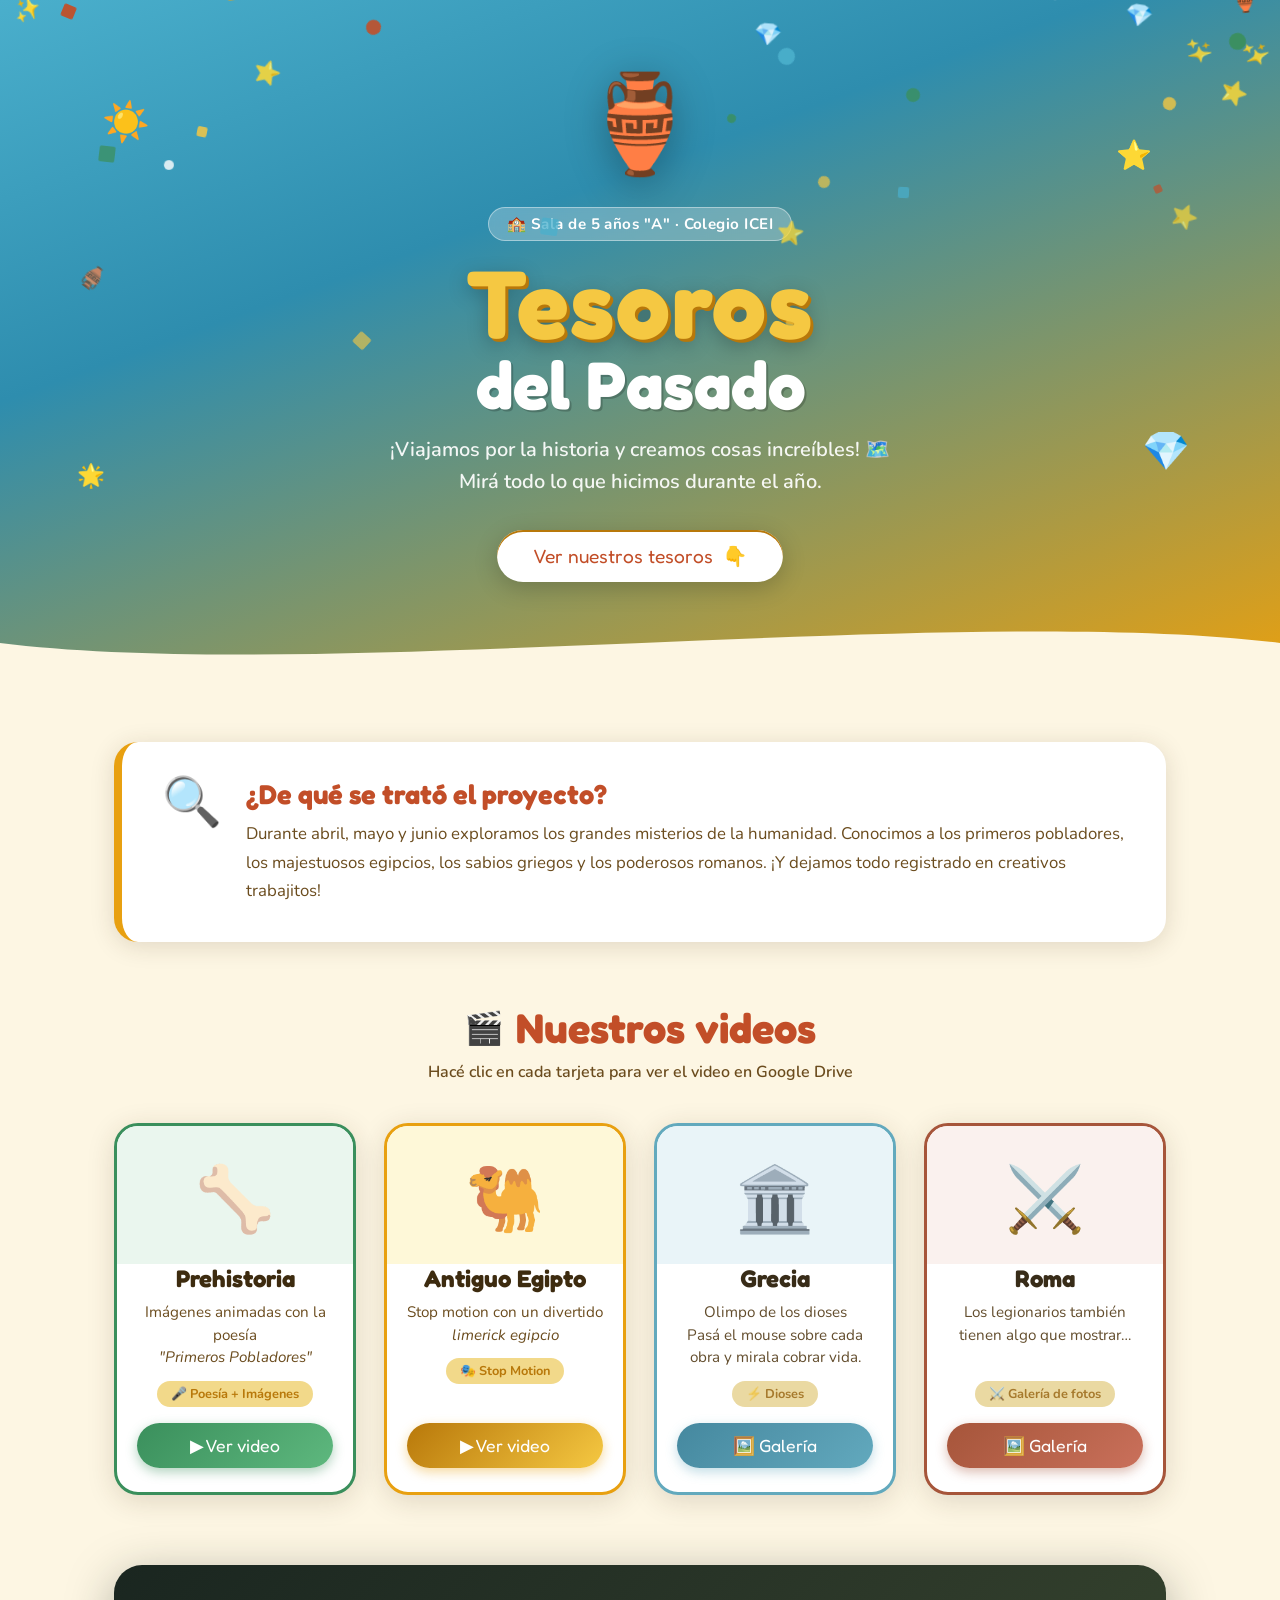
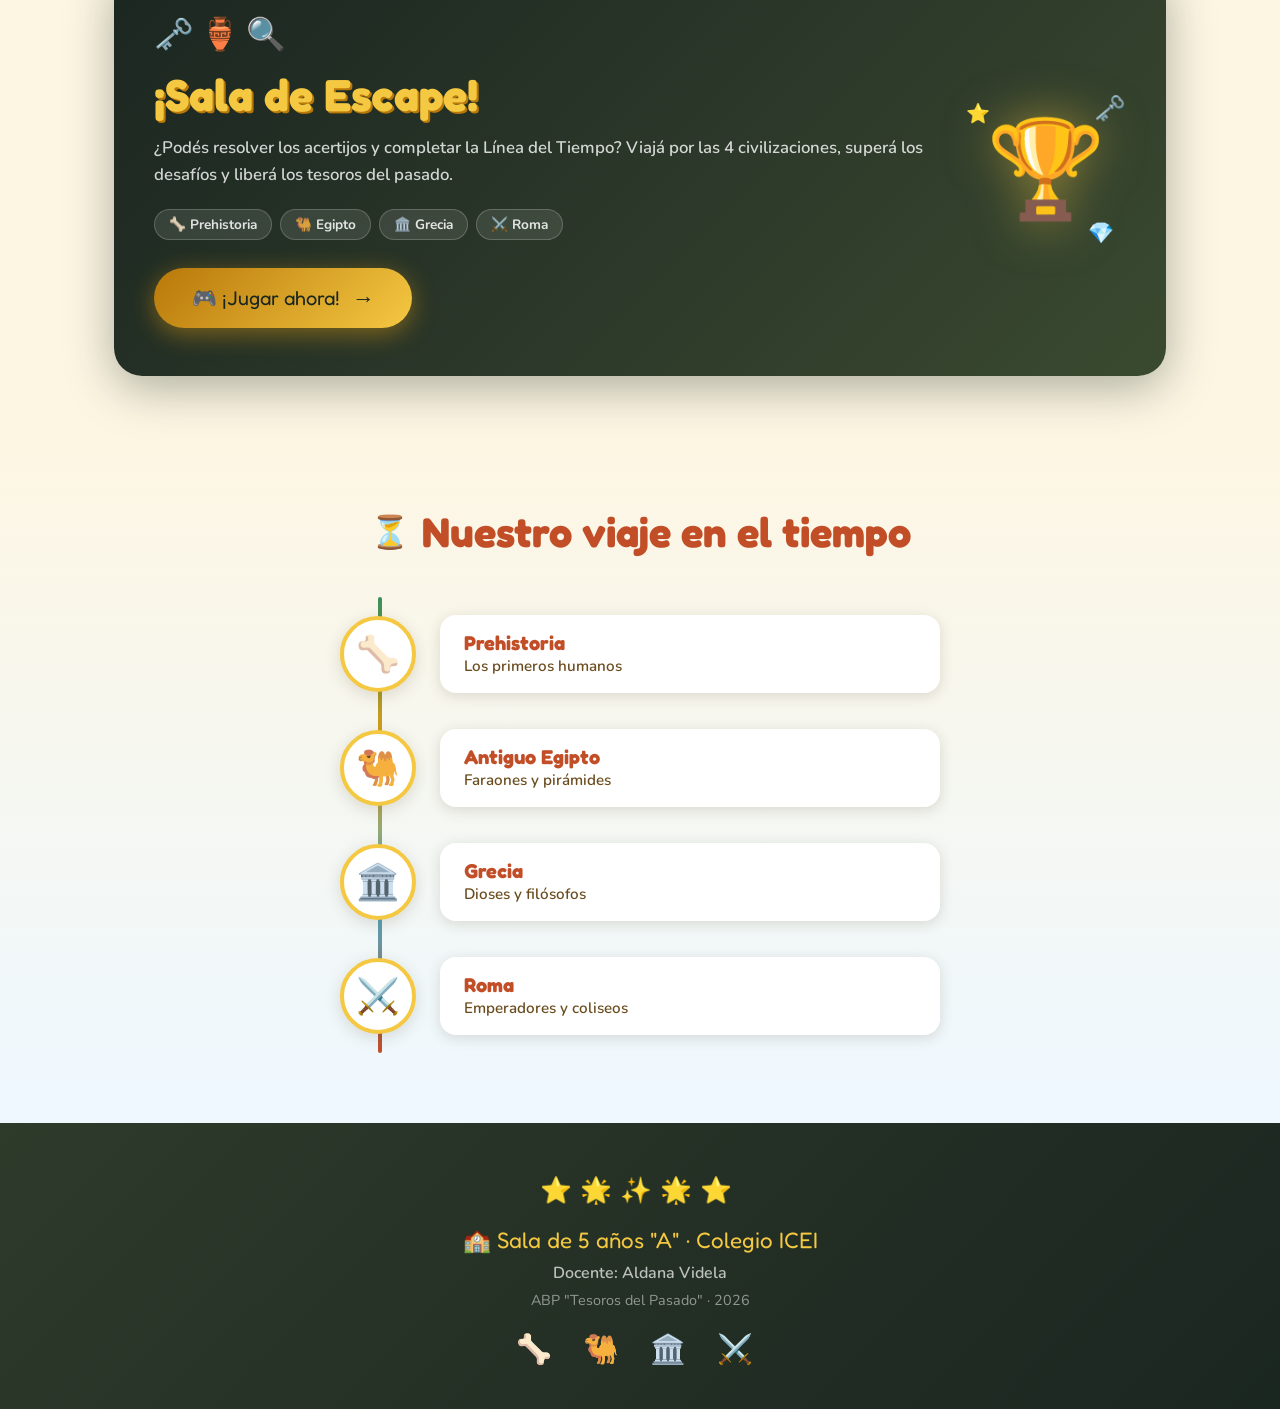
<file: index.html>
<!DOCTYPE html>
<html lang="es">
<head>
  <meta charset="UTF-8" />
  <meta name="viewport" content="width=device-width, initial-scale=1.0" />
  <title>Tesoros del Pasado · Sala de 5 A · ICEI</title>
  <link rel="stylesheet" href="styles.css" />
  <link rel="preconnect" href="https://fonts.googleapis.com" />
  <link rel="preconnect" href="https://fonts.gstatic.com" crossorigin />
  <link href="https://fonts.googleapis.com/css2?family=Fredoka+One&family=Nunito:wght@400;600;700;800&display=swap" rel="stylesheet" />
</head>
<body>

  <!-- Partículas de fondo -->
  <div class="particles" id="particles"></div>

  <!-- HERO -->
  <header class="hero">
    <div class="hero-deco deco-sun">☀️</div>
    <div class="hero-deco deco-star1">⭐</div>
    <div class="hero-deco deco-star2">🌟</div>
    <div class="hero-deco deco-gem">💎</div>

    <div class="chest-wrap">
      <div class="chest" aria-hidden="true">🏺</div>
    </div>

    <div class="hero-content">
      <p class="school-tag">🏫 Sala de 5 años "A" · Colegio ICEI</p>
      <h1>
        <span class="title-line1">Tesoros</span>
        <span class="title-line2">del Pasado</span>
      </h1>
      <p class="hero-subtitle">
        ¡Viajamos por la historia y creamos cosas increíbles! 🗺️<br/>
        Mirá todo lo que hicimos durante el año.
      </p>
      <a href="#videos" class="btn-hero">
        <span>Ver nuestros tesoros</span>
        <span class="btn-icon">👇</span>
      </a>
    </div>

    <div class="wave-divider">
      <svg viewBox="0 0 1440 80" preserveAspectRatio="none" xmlns="http://www.w3.org/2000/svg">
        <path d="M0,40 C360,80 1080,0 1440,40 L1440,80 L0,80 Z" fill="var(--bg-main)"/>
      </svg>
    </div>
  </header>

  <!-- INTRO -->
  <section class="intro">
    <div class="container">
      <div class="intro-card">
        <span class="intro-emoji">🔍</span>
        <div>
          <h2>¿De qué se trató el proyecto?</h2>
          <p>
            Durante abril, mayo y junio exploramos los grandes misterios de la humanidad.
            Conocimos a los primeros pobladores, los majestuosos egipcios, los sabios griegos
            y los poderosos romanos. ¡Y dejamos todo registrado en creativos trabajitos!
          </p>
        </div>
      </div>
    </div>
  </section>

  <!-- CIVILIZACIONES / VIDEOS -->
  <section class="videos-section" id="videos">
    <div class="container">
      <h2 class="section-title">
        <span class="section-title-emoji">🎬</span>
        Nuestros videos
      </h2>
      <p class="section-subtitle">Hacé clic en cada tarjeta para ver el video en Google Drive</p>

      <div class="cards-grid">

        <!-- PREHISTORIA -->
        <div class="civ-card" data-civ="prehistoria">
          <div class="card-emoji-wrap">
            <span class="card-emoji">🦴</span>
          </div>
          <div class="card-body">
            <h3 class="card-title">Prehistoria</h3>
            <p class="card-desc">
              Imágenes animadas con la poesía<br/>
              <em>"Primeros Pobladores"</em>
            </p>
            <div class="card-tag">🎤 Poesía + Imágenes</div>
          </div>
          <a
            href="https://drive.google.com/file/d/1XI5J0Gv-bf2W5yd8qesrGZN_6eyUNTQC/view?usp=drive_link"
            target="_blank"
            rel="noopener noreferrer"
            class="card-btn"
            aria-label="Ver video de Prehistoria"
          >
            ▶ Ver video
          </a>
        </div>

        <!-- ANTIGUO EGIPTO -->
        <div class="civ-card" data-civ="egipto">
          <div class="card-emoji-wrap">
            <span class="card-emoji">🐫</span>
          </div>
          <div class="card-body">
            <h3 class="card-title">Antiguo Egipto</h3>
            <p class="card-desc">
              Stop motion con un divertido<br/>
              <em>limerick egipcio</em>
            </p>
            <div class="card-tag">🎭 Stop Motion</div>
          </div>
          <a
            href="https://drive.google.com/file/d/1hQ1xuEGRsWvH4K3IWUWtG8ObtBaHSPZH/view?usp=drive_link"
            target="_blank"
            rel="noopener noreferrer"
            class="card-btn"
            aria-label="Ver video de Antiguo Egipto"
          >
            ▶ Ver video
          </a>
        </div>

        <!-- GRECIA -->
        <div class="civ-card coming-soon" data-civ="grecia">
          <div class="card-emoji-wrap">
            <span class="card-emoji">🏛️</span>
          </div>
          <div class="card-body">
            <h3 class="card-title">Grecia</h3>
            <p class="card-desc">
              Olimpo de los dioses <br> Pasá el mouse sobre cada obra y mirala cobrar vida.
            </p>
            <div class="card-tag">⚡ Dioses</div>
          </div>
            <a href="grecia/dioses.html"
              target="_blank"
              rel="noopener noreferrer"
              class="card-btn"
              aria-label="Galería"
          >
            🖼️ Galería
            </a>
        </div>

        <!-- ROMA -->
       <!-- ROMA -->
        <div class="civ-card coming-soon" data-civ="roma">
          <div class="card-emoji-wrap">
            <span class="card-emoji">⚔️</span>
          </div>
          <div class="card-body">
            <h3 class="card-title">Roma</h3>
            <p class="card-desc">
              Los legionarios también<br/>tienen algo que mostrar…
              <br>
              <br>
            </p>
            <div class="card-tag">⚔️ Galería de fotos</div>
          </div>
            <a href="roma/galeria.html"
              target="_blank"
              rel="noopener noreferrer"
              class="card-btn"
              aria-label="Galería"
          >
            🖼️ Galería
            </a>
    </div>
  </section>

  <!-- SALA DE ESCAPE -->
  <section class="escape-section">
    <div class="container">
      <div class="escape-card">
        <div class="escape-left">
          <div class="escape-icons">🗝️🏺🔍</div>
          <h2 class="escape-title">¡Sala de Escape!</h2>
          <p class="escape-desc">
            ¿Podés resolver los acertijos y completar la Línea del Tiempo?
            Viajá por las 4 civilizaciones, superá los desafíos y liberá los tesoros del pasado.
          </p>
          <div class="escape-badges">
            <span>🦴 Prehistoria</span>
            <span>🐫 Egipto</span>
            <span>🏛️ Grecia</span>
            <span>⚔️ Roma</span>
          </div>
          <a href="escaperoom/index.html" class="btn-escape">
            <span>🎮 ¡Jugar ahora!</span>
            <span class="btn-escape-arrow">→</span>
          </a>
        </div>
        <div class="escape-right" aria-hidden="true">
          <div class="escape-chest">🏆</div>
          <div class="escape-deco ed1">🗝️</div>
          <div class="escape-deco ed2">⭐</div>
          <div class="escape-deco ed3">💎</div>
        </div>
      </div>
    </div>
  </section>

 

  <!-- TIMELINE de civilizaciones -->
  <section class="timeline-section">
    <div class="container">
      <h2 class="section-title">
        <span class="section-title-emoji">⏳</span>
        Nuestro viaje en el tiempo
      </h2>
      <div class="timeline">
        <div class="tl-item" data-delay="0">
          <div class="tl-dot">🦴</div>
          <div class="tl-content">
            <strong>Prehistoria</strong>
            <span>Los primeros humanos</span>
          </div>
        </div>
        <div class="tl-item" data-delay="1">
          <div class="tl-dot">🐫</div>
          <div class="tl-content">
            <strong>Antiguo Egipto</strong>
            <span>Faraones y pirámides</span>
          </div>
        </div>
        <div class="tl-item" data-delay="2">
          <div class="tl-dot">🏛️</div>
          <div class="tl-content">
            <strong>Grecia</strong>
            <span>Dioses y filósofos</span>
          </div>
        </div>
        <div class="tl-item" data-delay="3">
          <div class="tl-dot">⚔️</div>
          <div class="tl-content">
            <strong>Roma</strong>
            <span>Emperadores y coliseos</span>
          </div>
        </div>
      </div>
    </div>
  </section>

  <!-- FOOTER -->
  <footer class="footer">
    <div class="container">
      <div class="footer-stars">⭐🌟✨🌟⭐</div>
      <p class="footer-school">🏫 Sala de 5 años "A" · Colegio ICEI</p>
      <p class="footer-teachers">Docente: Aldana Videla</p>
      <p class="footer-year">ABP "Tesoros del Pasado" · 2026</p>
      <div class="footer-emojis">🦴 🐫 🏛️ ⚔️</div>
    </div>
  </footer>

  <script src="script.js"></script>
</body>
</html>
</file>
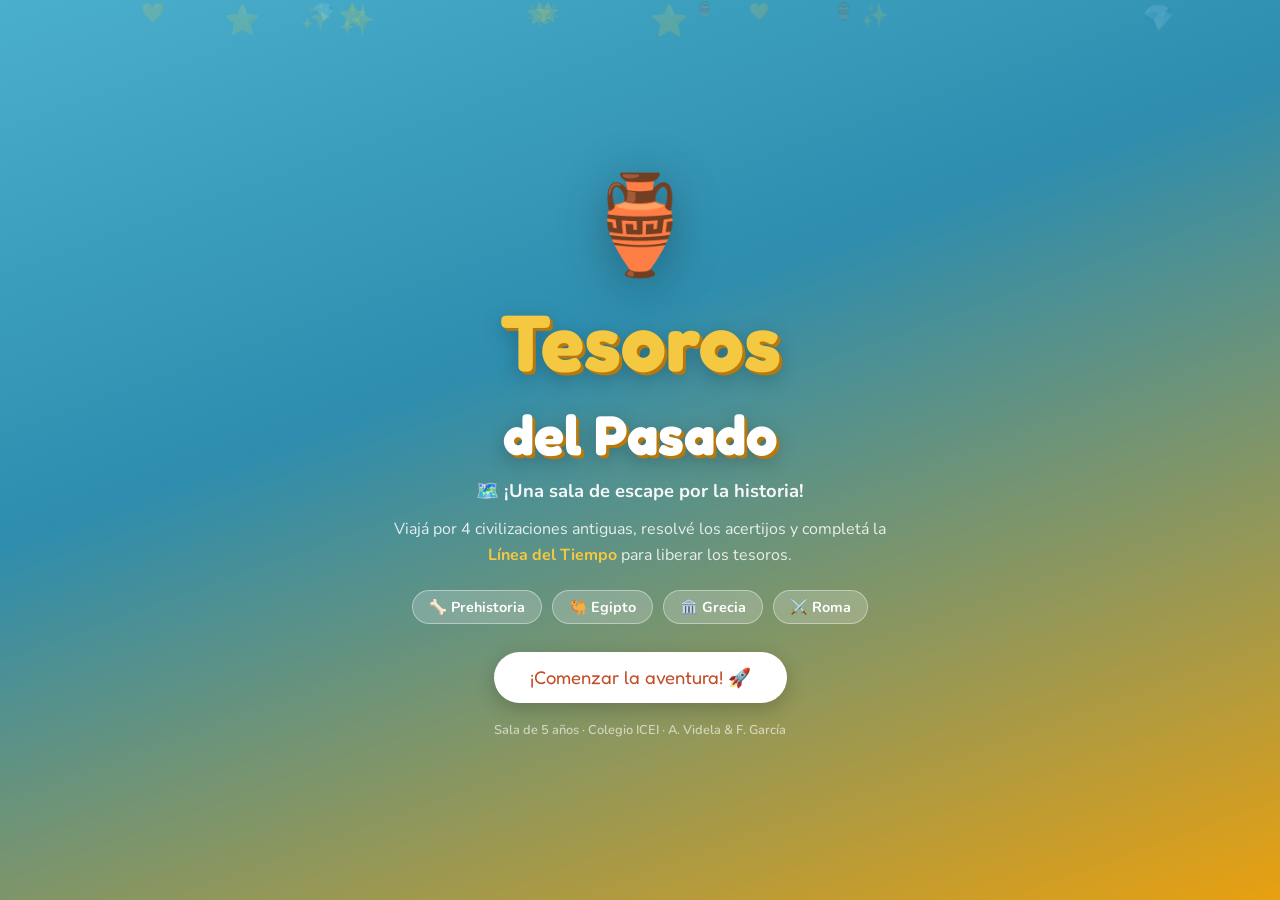
<file: escaperoom/index.html>
<!DOCTYPE html>
<html lang="es">
<head>
  <meta charset="UTF-8" />
  <meta name="viewport" content="width=device-width, initial-scale=1.0" />
  <title>🏺 Sala de Escape — Tesoros del Pasado</title>
  <link rel="stylesheet" href="styles.css" />
  <link rel="preconnect" href="https://fonts.googleapis.com" />
  <link rel="preconnect" href="https://fonts.gstatic.com" crossorigin />
  <link href="https://fonts.googleapis.com/css2?family=Fredoka+One&family=Nunito:wght@400;600;700;800&display=swap" rel="stylesheet" />
</head>
<body>

<!-- ══════════════════════════════════════════
     PANTALLA: INTRO
══════════════════════════════════════════ -->
<div id="screen-intro" class="screen active">
  <div class="particles" id="intro-particles"></div>
  <div class="intro-wrap">
    <div class="chest-anim">🏺</div>
    <h1 class="logo-title">Tesoros<br/><span>del Pasado</span></h1>
    <p class="intro-subtitle">🗺️ ¡Una sala de escape por la historia!</p>
    <p class="intro-desc">
      Viajá por 4 civilizaciones antiguas, resolvé los acertijos
      y completá la <strong>Línea del Tiempo</strong> para liberar los tesoros.
    </p>
    <div class="intro-civs">
      <span>🦴 Prehistoria</span>
      <span>🐫 Egipto</span>
      <span>🏛️ Grecia</span>
      <span>⚔️ Roma</span>
    </div>
    <button class="btn-primary" onclick="Game.start()">¡Comenzar la aventura! 🚀</button>
    <p class="school-tag">Sala de 5 años · Colegio ICEI · A. Videla &amp; F. García</p>
  </div>
</div>

<!-- ══════════════════════════════════════════
     PANTALLA: JUEGO
══════════════════════════════════════════ -->
<div id="screen-game" class="screen" style="display:none">

  <!-- HUD top -->
  <div class="hud">
    <div class="hud-level">
      <span class="hud-emoji" id="hud-emoji">🦴</span>
      <span id="hud-civ">Prehistoria</span>
    </div>
    <div class="hud-progress">
      <span id="hud-q">Acertijo 1 / 3</span>
      <div class="hud-dots" id="hud-dots"></div>
    </div>
    <button class="btn-timeline-peek" onclick="Timeline.toggle()">⏳ Línea del Tiempo</button>
  </div>

  <!-- TIMELINE drawer -->
  <div class="timeline-drawer" id="timeline-drawer">
    <div class="timeline-inner">
      <h3>🗺️ Tu línea del tiempo</h3>
      <div class="tl-track" id="tl-track"></div>
    </div>
  </div>

  <!-- PUZZLE STAGE -->
  <div class="stage" id="stage"></div>

  <!-- FEEDBACK overlay -->
  <div class="feedback-overlay hidden" id="feedback-overlay">
    <div class="feedback-box" id="feedback-box">
      <div class="feedback-emoji" id="feedback-emoji"></div>
      <p class="feedback-msg" id="feedback-msg"></p>
      <button class="btn-primary" id="feedback-btn">Siguiente →</button>
    </div>
  </div>

</div>

<!-- ══════════════════════════════════════════
     PANTALLA: TRANSICIÓN DE NIVEL
══════════════════════════════════════════ -->
<div id="screen-level" class="screen" style="display:none">
  <div class="level-wrap">

    <div class="level-badge-wrap">
      <div class="level-badge-ring"></div>
      <div class="level-badge" id="level-badge">🦴</div>
    </div>

    <h2 class="level-title" id="level-title">¡Nivel completado!</h2>
    <p class="level-subtitle" id="level-subtitle">Desbloqueaste un nuevo tesoro en la línea del tiempo</p>
    <p class="level-fact" id="level-fact"></p>

    <!-- Línea del tiempo progresiva -->
    <div class="level-timeline-wrap">
      <h3 class="ltl-heading">🗺️ Línea del Tiempo</h3>
      <div class="level-timeline" id="level-timeline"></div>
    </div>

    <button class="btn-level-next" id="level-next-btn" onclick="Game.goNextLevel()">
      <span id="level-next-label">¡Siguiente civilización!</span>
      <span id="level-next-emoji" class="btn-next-emoji">→</span>
    </button>

  </div>
</div>

<!-- ══════════════════════════════════════════
     PANTALLA: VICTORIA
══════════════════════════════════════════ -->
<div id="screen-win" class="screen" style="display:none">
  <div class="win-wrap">
    <div class="win-trophy">🏆</div>
    <h2 class="win-title">¡Felicitaciones!<br/>¡Liberaste todos los tesoros!</h2>
    <p class="win-sub">Completaste la Línea del Tiempo de la humanidad 🌍</p>

    <div class="win-timeline">
      <div class="wtl-item"><span class="wtl-dot">🦴</span><div><strong>Prehistoria</strong><em>Los primeros humanos</em></div></div>
      <div class="wtl-connector"></div>
      <div class="wtl-item"><span class="wtl-dot">🐫</span><div><strong>Antiguo Egipto</strong><em>Faraones y pirámides</em></div></div>
      <div class="wtl-connector"></div>
      <div class="wtl-item"><span class="wtl-dot">🏛️</span><div><strong>Grecia</strong><em>Dioses y filósofos</em></div></div>
      <div class="wtl-connector"></div>
      <div class="wtl-item"><span class="wtl-dot">⚔️</span><div><strong>Roma</strong><em>Emperadores y coliseos</em></div></div>
    </div>

    <button class="btn-primary" onclick="Game.restart()">🔄 Jugar de nuevo</button>
    <p class="school-tag">Sala de 5 · Colegio ICEI · 2025</p>
  </div>
</div>

<script src="puzzles.js"></script>
<script src="script.js"></script>
</body>
</html>
</file>
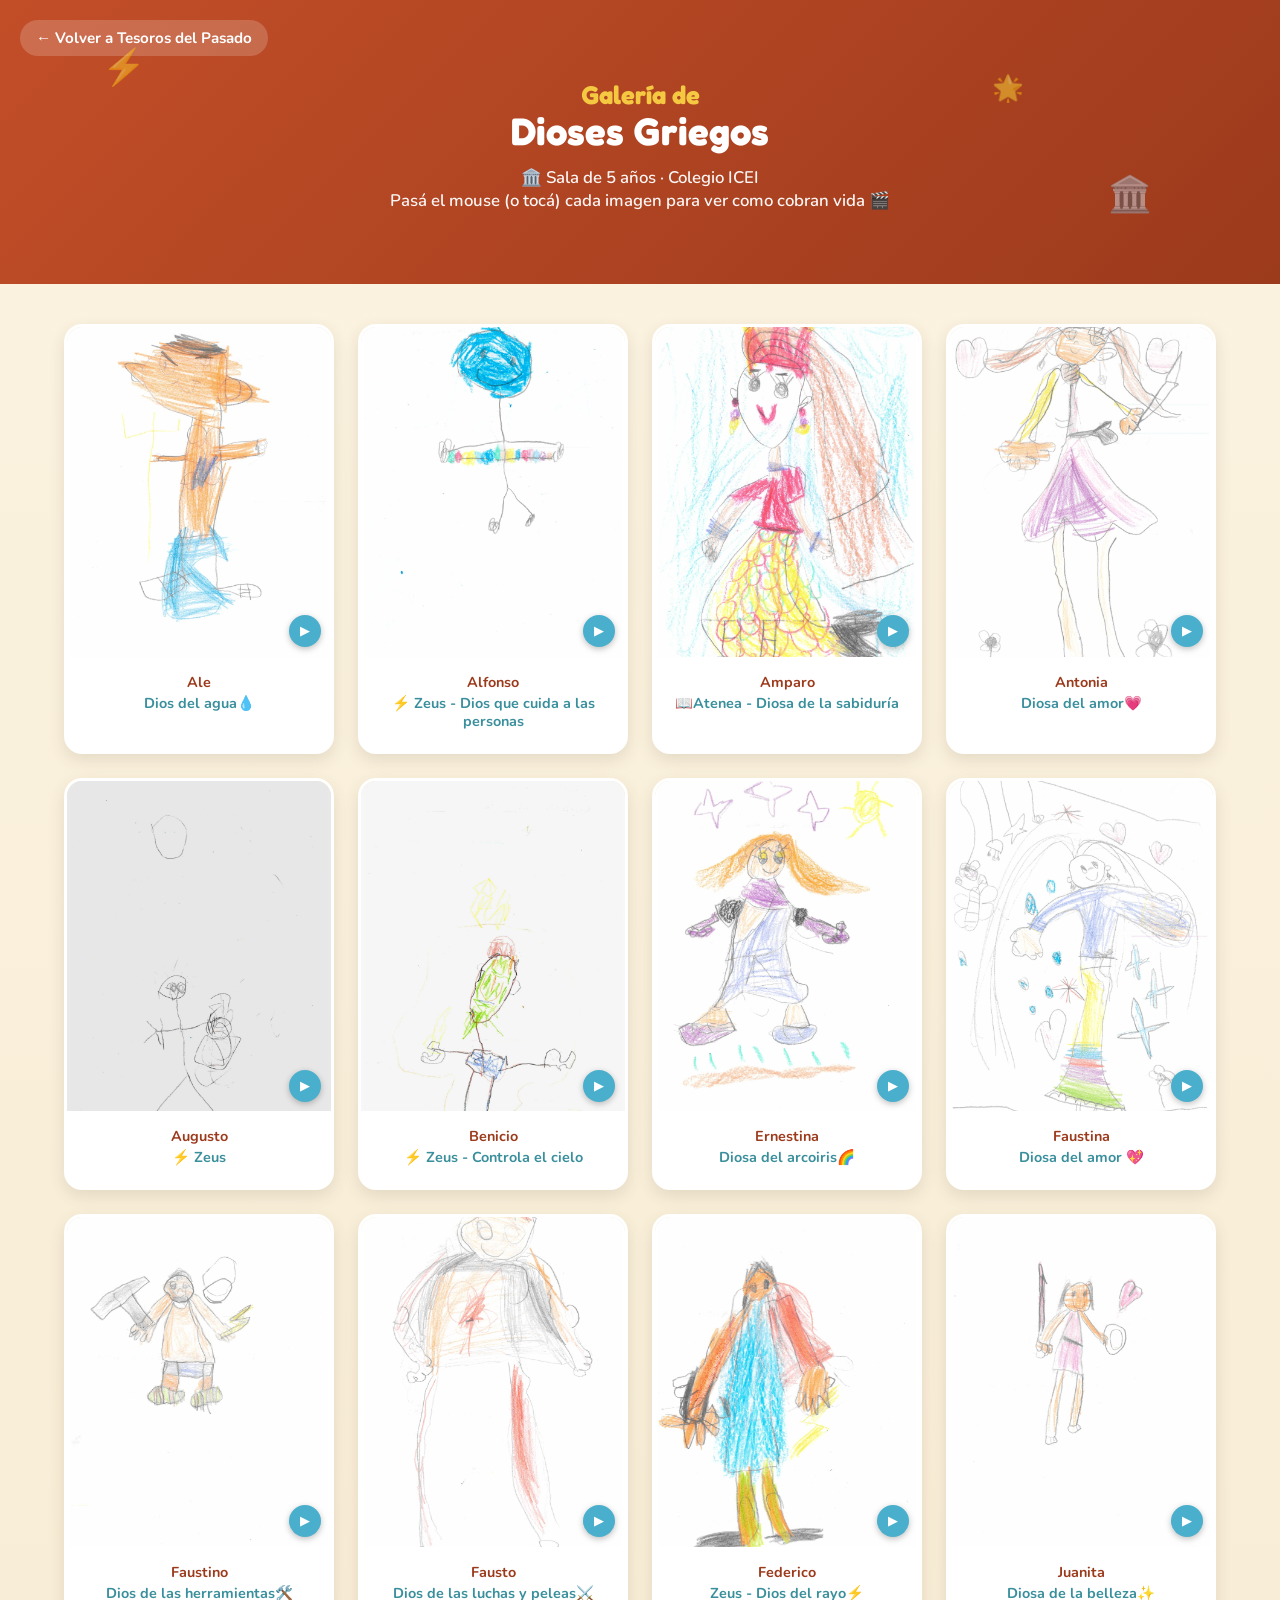
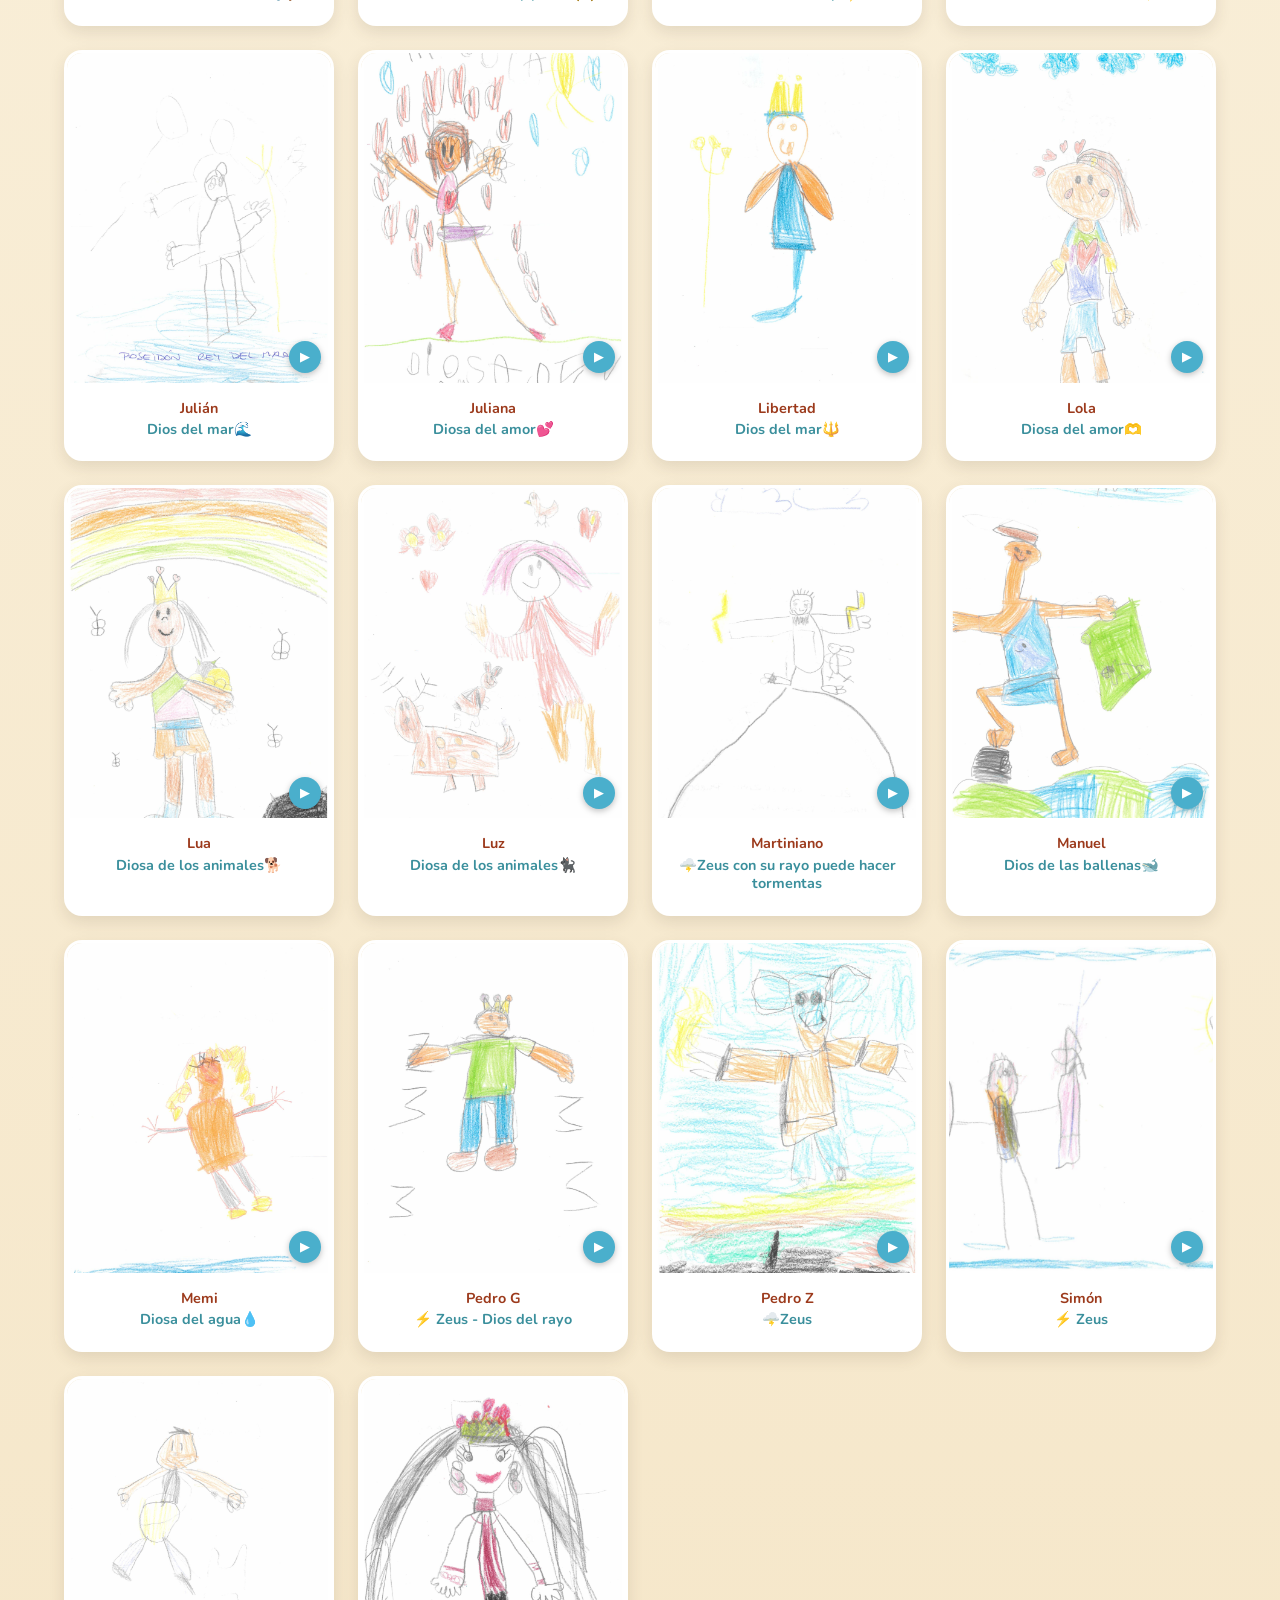
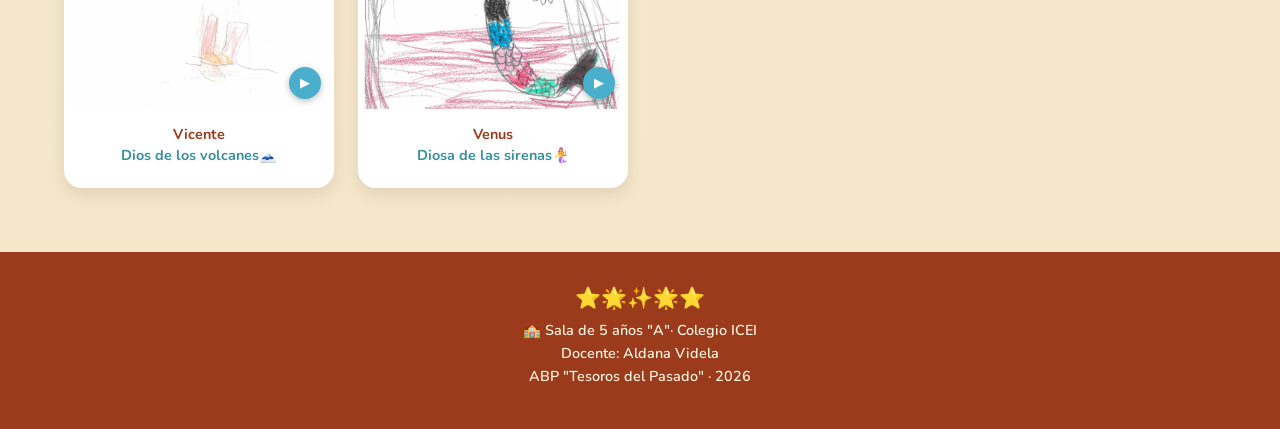
<file: grecia/dioses.html>
<!DOCTYPE html>
<html lang="es">
<head>
  <meta charset="UTF-8" />
  <meta name="viewport" content="width=device-width, initial-scale=1.0" />
  <title>Galería de Dioses Griegos · Tesoros del Pasado · ICEI</title>
  <link rel="stylesheet" href="dioses-styles.css" />
  <link rel="preconnect" href="https://fonts.googleapis.com" />
  <link rel="preconnect" href="https://fonts.gstatic.com" crossorigin />
  <link href="https://fonts.googleapis.com/css2?family=Fredoka+One&family=Nunito:wght@400;600;700;800&display=swap" rel="stylesheet" />
</head>
<body>

  <!-- HERO -->
  <header class="dg-hero">
    <a href="index.html" class="dg-back">← Volver a Tesoros del Pasado</a>
    <div class="dg-hero-deco d1">⚡</div>
    <div class="dg-hero-deco d2">🏛️</div>
    <div class="dg-hero-deco d3">🌟</div>
    <h1>
      <span class="dg-title-line1">Galería de</span>
      <span class="dg-title-line2">Dioses Griegos</span>
    </h1>
    <p class="dg-subtitle">
      🏛️ Sala de 5 años · Colegio ICEI<br/>
      Pasá el mouse (o tocá) cada imagen para ver como cobran vida 🎬
    </p>
  </header>

  <!-- GALERÍA -->
  <main class="dg-gallery-wrap">
    <div class="dg-gallery" id="dg-gallery">

      <!-- ============================================================
           26 TARJETAS · Reemplazar cada:
           - data-video="galeria/dioses/diosXX.mp4"  → por el video real
           - src="galeria/dioses/diosXX.jpg"          → por la imagen real
           - "ESCRIBÍ ACÁ EL AUTOR/A" y "ESCRIBÍ ACÁ EL DIOS/DIOSA"
             → por el nombre real del alumno/a y del dios/diosa
           ============================================================ -->

      <article class="dios-card" data-video="dioses/ale.mp4">
        <div class="dios-media">
          <img src="dioses/ale.jpg" alt="Dibujo de dios griego" loading="lazy" />
          <video muted loop playsinline preload="none"></video>
          <span class="dios-play-icon">▶</span>
        </div>
        <div class="dios-caption">
          <p class="dios-author">Ale</p>
          <p class="dios-name">Dios del agua💧</p>
        </div>
      </article>

      <article class="dios-card" data-video="dioses/alfonso.mp4">
        <div class="dios-media">
          <img src="dioses/alfonso.jpg" alt="Dibujo de dios griego" loading="lazy" />
          <video muted loop playsinline preload="none"></video>
          <span class="dios-play-icon">▶</span>
        </div>
        <div class="dios-caption">
          <p class="dios-author">Alfonso</p>
          <p class="dios-name">⚡ Zeus - Dios que cuida a las personas</p>
        </div>
      </article>

      <article class="dios-card" data-video="dioses/amparo.mp4">
        <div class="dios-media">
          <img src="dioses/amparo.jpg" alt="Dibujo de dios griego" loading="lazy" />
          <video muted loop playsinline preload="none"></video>
          <span class="dios-play-icon">▶</span>
        </div>
        <div class="dios-caption">
          <p class="dios-author">Amparo</p>
          <p class="dios-name">📖Atenea - Diosa de la sabiduría</p>
        </div>
      </article>

      <article class="dios-card" data-video="dioses/antonia.mp4">
        <div class="dios-media">
          <img src="dioses/antonia.jpg" alt="Dibujo de dios griego" loading="lazy" />
          <video muted loop playsinline preload="none"></video>
          <span class="dios-play-icon">▶</span>
        </div>
        <div class="dios-caption">
          <p class="dios-author">Antonia</p>
          <p class="dios-name">Diosa del amor💗</p>
        </div>
      </article>

      <article class="dios-card" data-video="dioses/augusto.mp4">
        <div class="dios-media">
          <img src="dioses/augusto.jpg" alt="Dibujo de dios griego" loading="lazy" />
          <video muted loop playsinline preload="none"></video>
          <span class="dios-play-icon">▶</span>
        </div>
        <div class="dios-caption">
          <p class="dios-author">Augusto</p>
          <p class="dios-name">⚡ Zeus</p>
        </div>
      </article>

      <article class="dios-card" data-video="dioses/benicio.mp4">
        <div class="dios-media">
          <img src="dioses/benicio.jpg" alt="Dibujo de dios griego" loading="lazy" />
          <video muted loop playsinline preload="none"></video>
          <span class="dios-play-icon">▶</span>
        </div>
        <div class="dios-caption">
          <p class="dios-author">Benicio</p>
          <p class="dios-name">⚡ Zeus - Controla el cielo</p>
        </div>
      </article>

      <article class="dios-card" data-video="dioses/ernestina.mp4">
        <div class="dios-media">
          <img src="dioses/ernestina.jpg" alt="Dibujo de dios griego" loading="lazy" />
          <video muted loop playsinline preload="none"></video>
          <span class="dios-play-icon">▶</span>
        </div>
        <div class="dios-caption">
          <p class="dios-author">Ernestina</p>
          <p class="dios-name">Diosa del arcoiris🌈</p>
        </div>
      </article>

      <article class="dios-card" data-video="dioses/faustina.mp4">
        <div class="dios-media">
          <img src="dioses/faustina.jpg" alt="Dibujo de dios griego" loading="lazy" />
          <video muted loop playsinline preload="none"></video>
          <span class="dios-play-icon">▶</span>
        </div>
        <div class="dios-caption">
          <p class="dios-author">Faustina</p>
          <p class="dios-name">Diosa del amor 💖</p>
        </div>
      </article>

      <article class="dios-card" data-video="dioses/faustino.mp4">
        <div class="dios-media">
          <img src="dioses/faustino.jpg" alt="Dibujo de dios griego" loading="lazy" />
          <video muted loop playsinline preload="none"></video>
          <span class="dios-play-icon">▶</span>
        </div>
        <div class="dios-caption">
          <p class="dios-author">Faustino</p>
          <p class="dios-name">Dios de las herramientas🛠️</p>
        </div>
      </article>

      <article class="dios-card" data-video="dioses/fausto.mp4">
        <div class="dios-media">
          <img src="dioses/fausto.jpg" alt="Dibujo de dios griego" loading="lazy" />
          <video muted loop playsinline preload="none"></video>
          <span class="dios-play-icon">▶</span>
        </div>
        <div class="dios-caption">
          <p class="dios-author">Fausto</p>
          <p class="dios-name">Dios de las luchas y peleas⚔️</p>
        </div>
      </article>

      <article class="dios-card" data-video="dioses/federico.mp4">
        <div class="dios-media">
          <img src="dioses/federico.jpg" alt="Dibujo de dios griego" loading="lazy" />
          <video muted loop playsinline preload="none"></video>
          <span class="dios-play-icon">▶</span>
        </div>
        <div class="dios-caption">
          <p class="dios-author">Federico</p>
          <p class="dios-name">Zeus - Dios del rayo⚡ </p>
        </div>
      </article>

      <article class="dios-card" data-video="dioses/juanita.mp4">
        <div class="dios-media">
          <img src="dioses/juanita.jpg" alt="Dibujo de dios griego" loading="lazy" />
          <video muted loop playsinline preload="none"></video>
          <span class="dios-play-icon">▶</span>
        </div>
        <div class="dios-caption">
          <p class="dios-author">Juanita</p>
          <p class="dios-name">Diosa de la belleza✨</p>
        </div>
      </article>

      <article class="dios-card" data-video="dioses/julian.mp4">
        <div class="dios-media">
          <img src="dioses/julian.jpg" alt="Dibujo de dios griego" loading="lazy" />
          <video muted loop playsinline preload="none"></video>
          <span class="dios-play-icon">▶</span>
        </div>
        <div class="dios-caption">
          <p class="dios-author">Julián</p>
          <p class="dios-name">Dios del mar🌊</p>
        </div>
      </article>

      <article class="dios-card" data-video="dioses/juliana.mp4">
        <div class="dios-media">
          <img src="dioses/juliana.jpg" alt="Dibujo de dios griego" loading="lazy" />
          <video muted loop playsinline preload="none"></video>
          <span class="dios-play-icon">▶</span>
        </div>
        <div class="dios-caption">
          <p class="dios-author">Juliana</p>
          <p class="dios-name">Diosa del amor💕</p>
        </div>
      </article>

      <article class="dios-card" data-video="dioses/libertad.mp4">
        <div class="dios-media">
          <img src="dioses/libertad.jpg" alt="Dibujo de dios griego" loading="lazy" />
          <video muted loop playsinline preload="none"></video>
          <span class="dios-play-icon">▶</span>
        </div>
        <div class="dios-caption">
          <p class="dios-author">Libertad</p>
          <p class="dios-name">Dios del mar🔱</p>
        </div>
      </article>

      <article class="dios-card" data-video="dioses/lola.mp4">
        <div class="dios-media">
          <img src="dioses/lola.jpg" alt="Dibujo de dios griego" loading="lazy" />
          <video muted loop playsinline preload="none"></video>
          <span class="dios-play-icon">▶</span>
        </div>
        <div class="dios-caption">
          <p class="dios-author">Lola</p>
          <p class="dios-name">Diosa del amor🫶</p>
        </div>
      </article>

      <article class="dios-card" data-video="dioses/lua.mp4">
        <div class="dios-media">
          <img src="dioses/lua.jpg" alt="Dibujo de dios griego" loading="lazy" />
          <video muted loop playsinline preload="none"></video>
          <span class="dios-play-icon">▶</span>
        </div>
        <div class="dios-caption">
          <p class="dios-author">Lua</p>
          <p class="dios-name">Diosa de los animales🐕</p>
        </div>
      </article>

      <article class="dios-card" data-video="dioses/luz.mp4">        <div class="dios-media">
          <img src="dioses/luz.jpg" alt="Dibujo de dios griego" loading="lazy" />
          <video muted loop playsinline preload="none"></video>
          <span class="dios-play-icon">▶</span>
        </div>
        <div class="dios-caption">
          <p class="dios-author">Luz</p>
          <p class="dios-name">Diosa de los animales🐈‍⬛</p>
        </div>
      </article>

      <article class="dios-card" data-video="dioses/martiniano.mp4">
        <div class="dios-media">
          <img src="dioses/martiniano.jpg" alt="Dibujo de dios griego" loading="lazy" />
          <video muted loop playsinline preload="none"></video>
          <span class="dios-play-icon">▶</span>
        </div>
        <div class="dios-caption">
          <p class="dios-author">Martiniano</p>
          <p class="dios-name">🌩️Zeus con su rayo puede hacer tormentas</p>
        </div>
      </article>

      <article class="dios-card" data-video="dioses/manuel.mp4">
        <div class="dios-media">
          <img src="dioses/manuel.jpg" alt="Dibujo de dios griego" loading="lazy" />
          <video muted loop playsinline preload="none"></video>
          <span class="dios-play-icon">▶</span>
        </div>
        <div class="dios-caption">
          <p class="dios-author">Manuel</p>
          <p class="dios-name">Dios de las ballenas🐋</p>
        </div>
      </article>

      <article class="dios-card" data-video="dioses/memi.mp4">
        <div class="dios-media">
          <img src="dioses/memi.jpg" alt="Dibujo de dios griego" loading="lazy" />
          <video muted loop playsinline preload="none"></video>
          <span class="dios-play-icon">▶</span>
        </div>
        <div class="dios-caption">
          <p class="dios-author">Memi</p>
          <p class="dios-name">Diosa del agua💧</p>
        </div>
      </article>


      <article class="dios-card" data-video="dioses/pedrog.mp4">
        <div class="dios-media">
          <img src="dioses/pedrog.jpg" alt="Dibujo de dios griego" loading="lazy" />
          <video muted loop playsinline preload="none"></video>
          <span class="dios-play-icon">▶</span>
        </div>
        <div class="dios-caption">
          <p class="dios-author">Pedro G</p>
          <p class="dios-name">⚡ Zeus - Dios del rayo</p>
        </div>
      </article>

      <article class="dios-card" data-video="dioses/pedroz.mp4">
        <div class="dios-media">
          <img src="dioses/pedroz.jpg" alt="Dibujo de dios griego" loading="lazy" />
          <video muted loop playsinline preload="none"></video>
          <span class="dios-play-icon">▶</span>
        </div>
        <div class="dios-caption">
          <p class="dios-author">Pedro Z</p>
          <p class="dios-name">🌩️Zeus</p>
        </div>
      </article>

      <article class="dios-card" data-video="dioses/simon.mp4">
        <div class="dios-media">
          <img src="dioses/simon.jpg" alt="Dibujo de dios griego" loading="lazy" />
          <video muted loop playsinline preload="none"></video>
          <span class="dios-play-icon">▶</span>
        </div>
        <div class="dios-caption">
          <p class="dios-author">Simón</p>
          <p class="dios-name">⚡ Zeus</p>
        </div>
      </article>

      <article class="dios-card" data-video="dioses/vicente.mp4">
        <div class="dios-media">
          <img src="dioses/vicente.jpg" alt="Dibujo de dios griego" loading="lazy" />
          <video muted loop playsinline preload="none"></video>
          <span class="dios-play-icon">▶</span>
        </div>
        <div class="dios-caption">
          <p class="dios-author">Vicente</p>
          <p class="dios-name">Dios de los volcanes🗻</p>
        </div>
      </article>

      <article class="dios-card" data-video="dioses/venus.mp4">
        <div class="dios-media">
          <img src="dioses/venus.jpg" alt="Dibujo de dios griego" loading="lazy" />
          <video muted loop playsinline preload="none"></video>
          <span class="dios-play-icon">▶</span>
        </div>
        <div class="dios-caption">
          <p class="dios-author">Venus</p>
          <p class="dios-name">Diosa de las sirenas🧜‍♀️</p>
        </div>
      </article>

    </div>
  </main>

  <footer class="dg-footer">
    <div class="dg-footer-stars">⭐🌟✨🌟⭐</div>
    <p>🏫 Sala de 5 años "A"· Colegio ICEI</p>
    <p>Docente: Aldana Videla</p>
    <p>ABP "Tesoros del Pasado" · 2026</p>
  </footer>

  <script src="dioses-script.js"></script>
</body>
</html>
</file>
<file: styles.css>
/* ============================================
   TESOROS DEL PASADO — Sala de 5 · ICEI
   Paleta: arena cálida, terracota, dorado,
   cielo turquesa, verde selva
   ============================================ */

/* ---------- Variables ---------- */
:root {
  --bg-main:       #FDF6E3;
  --bg-section:    #FFF8ED;
  --gold:          #E8A010;
  --gold-light:    #F5C842;
  --gold-dark:     #B8780A;
  --terracota:     #C24E28;
  --terracota-lt:  #E8694A;
  --sky:           #4AAFCC;
  --sky-dark:      #2E8DAE;
  --jungle:        #3A8F5C;
  --jungle-lt:     #5EB87E;
  --sand:          #F2D98A;
  --sand-dark:     #C9A83C;
  --text-main:     #3D2B0F;
  --text-soft:     #6B4C1E;
  --white:         #FFFFFF;
  --shadow:        rgba(61,43,15,0.15);
  --radius-card:   24px;
  --radius-btn:    50px;
}

/* ---------- Reset & Base ---------- */
*, *::before, *::after { box-sizing: border-box; margin: 0; padding: 0; }

html { scroll-behavior: smooth; }

body {
  font-family: 'Nunito', sans-serif;
  background: var(--bg-main);
  color: var(--text-main);
  overflow-x: hidden;
  position: relative;
}

/* ---------- Partículas de fondo ---------- */
.particles {
  position: fixed;
  inset: 0;
  pointer-events: none;
  z-index: 0;
  overflow: hidden;
}

.particle {
  position: absolute;
  font-size: 1.4rem;
  opacity: 0.18;
  animation: floatParticle linear infinite;
  user-select: none;
}

@keyframes floatParticle {
  0%   { transform: translateY(110vh) rotate(0deg); opacity: 0; }
  10%  { opacity: 0.18; }
  90%  { opacity: 0.18; }
  100% { transform: translateY(-10vh) rotate(360deg); opacity: 0; }
}

/* ---------- Contenedor ---------- */
.container {
  max-width: 1100px;
  margin: 0 auto;
  padding: 0 24px;
  position: relative;
  z-index: 1;
}

/* ============================================
   HERO
   ============================================ */
.hero {
  position: relative;
  background: linear-gradient(160deg, #4AAFCC 0%, #2E8DAE 35%, #E8A010 100%);
  padding: 60px 24px 100px;
  text-align: center;
  overflow: hidden;
}

/* Decoraciones flotantes hero */
.hero-deco {
  position: absolute;
  font-size: 2.4rem;
  animation: heroDeco 4s ease-in-out infinite alternate;
  pointer-events: none;
}
.deco-sun   { top: 14%; left: 8%;  animation-delay: 0s; }
.deco-star1 { top: 20%; right: 10%; animation-delay: 0.7s; font-size: 1.8rem; }
.deco-star2 { bottom: 28%; left: 6%; animation-delay: 1.2s; font-size: 1.4rem; }
.deco-gem   { bottom: 30%; right: 7%; animation-delay: 0.4s; }

@keyframes heroDeco {
  from { transform: translateY(0) rotate(-8deg); }
  to   { transform: translateY(-14px) rotate(8deg); }
}

/* Cofre animado */
.chest-wrap {
  display: flex;
  justify-content: center;
  margin-bottom: 16px;
}
.chest {
  font-size: 6rem;
  display: inline-block;
  animation: chestBounce 2s ease-in-out infinite;
  filter: drop-shadow(0 8px 20px rgba(0,0,0,0.3));
}
@keyframes chestBounce {
  0%, 100% { transform: translateY(0) scale(1);    }
  50%       { transform: translateY(-12px) scale(1.06); }
}

/* Texto hero */
.school-tag {
  display: inline-block;
  background: rgba(255,255,255,0.25);
  color: var(--white);
  font-weight: 700;
  font-size: 0.95rem;
  border-radius: 50px;
  padding: 6px 18px;
  margin-bottom: 14px;
  letter-spacing: 0.03em;
  backdrop-filter: blur(6px);
  border: 1px solid rgba(255,255,255,0.4);
}

h1 {
  font-family: 'Fredoka One', cursive;
  line-height: 1;
  margin-bottom: 16px;
}
.title-line1 {
  display: block;
  font-size: clamp(3.2rem, 10vw, 6rem);
  color: var(--gold-light);
  text-shadow:
    3px 3px 0 var(--gold-dark),
    0 6px 20px rgba(0,0,0,0.25);
  letter-spacing: 0.02em;
}
.title-line2 {
  display: block;
  font-size: clamp(2.2rem, 7vw, 4.2rem);
  color: var(--white);
  text-shadow: 2px 2px 0 rgba(0,0,0,0.2);
}

.hero-subtitle {
  font-size: clamp(1rem, 3vw, 1.25rem);
  color: rgba(255,255,255,0.92);
  font-weight: 600;
  line-height: 1.6;
  margin-bottom: 32px;
  max-width: 540px;
  margin-left: auto;
  margin-right: auto;
}

/* Botón hero */
.btn-hero {
  display: inline-flex;
  align-items: center;
  gap: 10px;
  background: var(--white);
  color: var(--terracota);
  font-family: 'Fredoka One', cursive;
  font-size: 1.2rem;
  padding: 14px 36px;
  border-radius: var(--radius-btn);
  text-decoration: none;
  box-shadow: 0 6px 24px rgba(0,0,0,0.2), 0 2px 0 var(--gold-dark) inset;
  transition: transform 0.2s, box-shadow 0.2s;
}
.btn-hero:hover {
  transform: translateY(-3px) scale(1.04);
  box-shadow: 0 10px 30px rgba(0,0,0,0.25);
}
.btn-hero:active { transform: translateY(1px); }
.btn-icon { animation: bounce 1.2s ease-in-out infinite; }
@keyframes bounce {
  0%, 100% { transform: translateY(0); }
  50%       { transform: translateY(5px); }
}

/* Wave */
.wave-divider {
  position: absolute;
  bottom: -1px; left: 0; right: 0;
  line-height: 0;
}
.wave-divider svg { width: 100%; height: 80px; }

/* ============================================
   INTRO
   ============================================ */
.intro {
  padding: 60px 0 40px;
}
.intro-card {
  display: flex;
  align-items: flex-start;
  gap: 24px;
  background: var(--white);
  border-radius: var(--radius-card);
  padding: 36px 40px;
  box-shadow: 0 4px 24px var(--shadow);
  border-left: 8px solid var(--gold);
}
.intro-emoji {
  font-size: 3rem;
  flex-shrink: 0;
  line-height: 1;
}
.intro-card h2 {
  font-family: 'Fredoka One', cursive;
  font-size: 1.7rem;
  color: var(--terracota);
  margin-bottom: 10px;
}
.intro-card p {
  font-size: 1.05rem;
  color: var(--text-soft);
  line-height: 1.7;
}

@media (max-width: 600px) {
  .intro-card { flex-direction: column; padding: 24px; }
}

/* ============================================
   VIDEOS SECTION
   ============================================ */
.videos-section {
  padding: 20px 0 70px;
}

.section-title {
  font-family: 'Fredoka One', cursive;
  font-size: clamp(1.8rem, 5vw, 2.6rem);
  color: var(--terracota);
  text-align: center;
  margin-bottom: 8px;
  display: flex;
  align-items: center;
  justify-content: center;
  gap: 12px;
}
.section-title-emoji {
  font-size: 2rem;
  animation: spin 6s linear infinite;
}
@keyframes spin {
  from { transform: rotate(0deg); }
  to   { transform: rotate(360deg); }
}
.section-subtitle {
  text-align: center;
  color: var(--text-soft);
  font-size: 1rem;
  font-weight: 600;
  margin-bottom: 40px;
}

/* GRID */
.cards-grid {
  display: grid;
  grid-template-columns: repeat(auto-fit, minmax(240px, 1fr));
  gap: 28px;
}

/* CARD */
.civ-card {
  position: relative;
  background: var(--white);
  border-radius: var(--radius-card);
  box-shadow: 0 6px 28px var(--shadow);
  display: flex;
  flex-direction: column;
  align-items: center;
  text-align: center;
  overflow: hidden;
  transition: transform 0.3s, box-shadow 0.3s;
  border: 3px solid transparent;
}
.civ-card:hover {
  transform: translateY(-8px) rotate(-1deg);
  box-shadow: 0 16px 40px rgba(61,43,15,0.22);
}
.civ-card.coming-soon {
  opacity: 0.75;
  filter: grayscale(30%);
}
.civ-card.coming-soon:hover {
  transform: translateY(-4px);
}

/* Top accent strip per civilization */
.civ-card[data-civ="prehistoria"] { border-color: var(--jungle); }
.civ-card[data-civ="prehistoria"] .card-emoji-wrap { background: #EAF6EE; }

.civ-card[data-civ="egipto"]      { border-color: var(--gold); }
.civ-card[data-civ="egipto"] .card-emoji-wrap { background: #FEF8D8; }

.civ-card[data-civ="grecia"]      { border-color: var(--sky); }
.civ-card[data-civ="grecia"] .card-emoji-wrap { background: #E5F5FA; }

.civ-card[data-civ="roma"]        { border-color: var(--terracota); }
.civ-card[data-civ="roma"] .card-emoji-wrap { background: #FDF0EC; }

/* Badge */
.card-badge {
  position: absolute;
  top: 14px; right: 14px;
  font-size: 0.72rem;
  font-weight: 800;
  padding: 4px 12px;
  border-radius: 50px;
  letter-spacing: 0.04em;
}
.card-badge.ready {
  background: var(--jungle);
  color: var(--white);
}
.card-badge.soon {
  background: var(--sand);
  color: var(--gold-dark);
}

/* Emoji area */
.card-emoji-wrap {
  width: 100%;
  padding: 30px 0 20px;
}
.card-emoji {
  font-size: 4rem;
  display: block;
  animation: cardEmoji 3s ease-in-out infinite alternate;
}
@keyframes cardEmoji {
  from { transform: scale(1) rotate(-4deg); }
  to   { transform: scale(1.1) rotate(4deg); }
}

/* Body */
.card-body {
  padding: 0 20px 16px;
  flex: 1;
}
.card-title {
  font-family: 'Fredoka One', cursive;
  font-size: 1.5rem;
  margin-bottom: 8px;
  color: var(--text-main);
}
.card-desc {
  font-size: 0.95rem;
  color: var(--text-soft);
  line-height: 1.5;
  margin-bottom: 12px;
}
.card-tag {
  display: inline-block;
  font-size: 0.8rem;
  font-weight: 700;
  background: var(--sand);
  color: var(--gold-dark);
  padding: 4px 14px;
  border-radius: 50px;
}

/* Card button */
.card-btn {
  display: block;
  width: calc(100% - 40px);
  margin: 0 20px 24px;
  padding: 12px 0;
  border-radius: var(--radius-btn);
  font-family: 'Fredoka One', cursive;
  font-size: 1.1rem;
  text-decoration: none;
  text-align: center;
  transition: transform 0.2s, filter 0.2s;
}
a.card-btn {
  background: linear-gradient(135deg, var(--terracota), var(--terracota-lt));
  color: var(--white);
  box-shadow: 0 4px 12px rgba(194,78,40,0.4);
}
a.card-btn:hover {
  transform: scale(1.04);
  filter: brightness(1.1);
}
.card-btn.disabled {
  background: #ddd;
  color: #999;
  cursor: not-allowed;
}

/* Per-civ button colors */
.civ-card[data-civ="prehistoria"] a.card-btn {
  background: linear-gradient(135deg, var(--jungle), var(--jungle-lt));
  box-shadow: 0 4px 12px rgba(58,143,92,0.4);
}
.civ-card[data-civ="egipto"] a.card-btn {
  background: linear-gradient(135deg, var(--gold-dark), var(--gold-light));
  box-shadow: 0 4px 12px rgba(232,160,16,0.4);
}
.civ-card[data-civ="grecia"] a.card-btn {
  background: linear-gradient(135deg, var(--sky-dark), var(--sky));
  box-shadow: 0 4px 12px rgba(74,175,204,0.4);
}

/* ============================================
   SALA DE ESCAPE
   ============================================ */
.escape-section {
  padding: 0 0 70px;
}

.escape-card {
  background: linear-gradient(135deg, #1A2620 0%, #2E3A2A 60%, #3A4A30 100%);
  border-radius: 28px;
  padding: 48px 40px;
  display: flex;
  align-items: center;
  gap: 40px;
  box-shadow: 0 12px 48px rgba(26,38,32,.35);
  overflow: hidden;
  position: relative;
}

/* Left column */
.escape-left { flex: 1; min-width: 0; }

.escape-icons {
  font-size: 2rem;
  letter-spacing: 6px;
  margin-bottom: 14px;
  animation: escIcons 3s ease-in-out infinite alternate;
}
@keyframes escIcons {
  from { transform: translateY(0); }
  to   { transform: translateY(-6px); }
}

.escape-title {
  font-family: 'Fredoka One', cursive;
  font-size: clamp(2rem, 5vw, 2.8rem);
  color: var(--gold-light);
  margin-bottom: 14px;
  line-height: 1.1;
  text-shadow: 2px 2px 0 var(--gold-dark);
}

.escape-desc {
  font-size: 1.05rem;
  color: rgba(255,255,255,.8);
  line-height: 1.65;
  margin-bottom: 20px;
  font-weight: 600;
}

.escape-badges {
  display: flex;
  flex-wrap: wrap;
  gap: 8px;
  margin-bottom: 28px;
}
.escape-badges span {
  background: rgba(255,255,255,.1);
  color: rgba(255,255,255,.85);
  font-weight: 700;
  font-size: .85rem;
  padding: 5px 14px;
  border-radius: 50px;
  border: 1px solid rgba(255,255,255,.2);
}

/* CTA button */
.btn-escape {
  display: inline-flex;
  align-items: center;
  gap: 12px;
  background: linear-gradient(135deg, var(--gold-dark), var(--gold-light));
  color: #1A2620;
  font-family: 'Fredoka One', cursive;
  font-size: 1.25rem;
  padding: 16px 38px;
  border-radius: var(--radius-btn);
  text-decoration: none;
  box-shadow: 0 6px 24px rgba(232,160,16,.45);
  transition: transform .22s, box-shadow .22s, filter .22s;
}
.btn-escape:hover {
  transform: translateY(-4px) scale(1.04);
  box-shadow: 0 12px 32px rgba(232,160,16,.55);
  filter: brightness(1.08);
}
.btn-escape:active { transform: translateY(1px); }
.btn-escape-arrow {
  font-size: 1.4rem;
  transition: transform .2s;
}
.btn-escape:hover .btn-escape-arrow { transform: translateX(5px); }

/* Right column — decorative trophy */
.escape-right {
  flex-shrink: 0;
  position: relative;
  width: 160px;
  height: 160px;
  display: flex;
  align-items: center;
  justify-content: center;
}
.escape-chest {
  font-size: 6rem;
  animation: chestBounce 2s ease-in-out infinite;
  filter: drop-shadow(0 0 24px rgba(245,200,66,.5));
  line-height: 1;
}
.escape-deco {
  position: absolute;
  font-size: 1.6rem;
  animation: heroDeco 3.5s ease-in-out infinite alternate;
}
.ed1 { top: 0; right: 0;  animation-delay: 0s; }
.ed2 { top: 10px; left: 0; animation-delay: .6s; font-size: 1.2rem; }
.ed3 { bottom: 4px; right: 12px; animation-delay: 1.1s; font-size: 1.3rem; }

@media (max-width: 640px) {
  .escape-card {
    flex-direction: column;
    padding: 32px 24px;
    text-align: center;
  }
  .escape-badges { justify-content: center; }
  .escape-right { width: 100px; height: 100px; }
  .escape-chest { font-size: 4.5rem; }
}



/* ============================================
   TIMELINE
   ============================================ */
.timeline-section {
  background: linear-gradient(180deg, var(--bg-main) 0%, #EEF8FF 100%);
  padding: 60px 0 70px;
}

.timeline {
  position: relative;
  display: flex;
  flex-direction: column;
  gap: 0;
  margin-top: 40px;
  max-width: 600px;
  margin-left: auto;
  margin-right: auto;
}
/* Vertical line */
.timeline::before {
  content: '';
  position: absolute;
  left: 38px;
  top: 0; bottom: 0;
  width: 4px;
  background: linear-gradient(180deg, var(--jungle), var(--gold), var(--sky), var(--terracota));
  border-radius: 4px;
}

.tl-item {
  display: flex;
  align-items: center;
  gap: 24px;
  padding: 18px 0;
  opacity: 0;
  transform: translateX(-30px);
  transition: opacity 0.5s ease, transform 0.5s ease;
}
.tl-item.visible {
  opacity: 1;
  transform: translateX(0);
}

.tl-dot {
  width: 76px;
  height: 76px;
  border-radius: 50%;
  background: var(--white);
  box-shadow: 0 4px 16px var(--shadow);
  display: flex;
  align-items: center;
  justify-content: center;
  font-size: 2.2rem;
  flex-shrink: 0;
  border: 4px solid var(--gold-light);
  z-index: 1;
}

.tl-content {
  background: var(--white);
  border-radius: 16px;
  padding: 16px 24px;
  box-shadow: 0 3px 14px var(--shadow);
  flex: 1;
}
.tl-content strong {
  display: block;
  font-family: 'Fredoka One', cursive;
  font-size: 1.25rem;
  color: var(--terracota);
}
.tl-content span {
  font-size: 0.95rem;
  color: var(--text-soft);
  font-weight: 600;
}

/* ============================================
   FOOTER
   ============================================ */
.footer {
  background: linear-gradient(135deg, #2E3A2A 0%, #1A2620 100%);
  color: var(--white);
  text-align: center;
  padding: 50px 24px 40px;
}
.footer-stars {
  font-size: 1.6rem;
  letter-spacing: 8px;
  margin-bottom: 18px;
  animation: starPulse 2s ease-in-out infinite;
}
@keyframes starPulse {
  0%, 100% { opacity: 1; }
  50%       { opacity: 0.6; }
}
.footer-school {
  font-family: 'Fredoka One', cursive;
  font-size: 1.4rem;
  margin-bottom: 8px;
  color: var(--gold-light);
}
.footer-teachers {
  font-size: 1rem;
  color: rgba(255,255,255,0.7);
  margin-bottom: 6px;
  font-weight: 600;
}
.footer-year {
  font-size: 0.9rem;
  color: rgba(255,255,255,0.5);
  margin-bottom: 20px;
}
.footer-emojis {
  font-size: 1.8rem;
  letter-spacing: 12px;
}

/* ============================================
   RESPONSIVE
   ============================================ */
@media (max-width: 700px) {
  .cards-grid {
    grid-template-columns: 1fr 1fr;
    gap: 18px;
  }
  .card-emoji { font-size: 3rem; }
  .card-title { font-size: 1.25rem; }
}
@media (max-width: 480px) {
  .cards-grid { grid-template-columns: 1fr; }
  .timeline::before { left: 30px; }
  .tl-dot { width: 62px; height: 62px; font-size: 1.8rem; }
}
</file>
<file: escaperoom/styles.css>
/* ============================================
   TESOROS DEL PASADO — Sala de Escape
   styles.css — versión con íconos visuales
   ============================================ */

:root {
  --bg:          #FDF6E3;
  --gold:        #E8A010;
  --gold-light:  #F5C842;
  --gold-dark:   #B8780A;
  --terracota:   #C24E28;
  --sky:         #4AAFCC;
  --jungle:      #3A8F5C;
  --sand:        #F2D98A;
  --text:        #3D2B0F;
  --text-soft:   #6B4C1E;
  --white:       #FFFFFF;
  --shadow:      rgba(61,43,15,.16);
  --accent:      #7B5E3A;
  --accent-light:#F5ECD7;
  --radius:      20px;
  --radius-sm:   12px;
  --radius-img:  14px;
}

*,*::before,*::after{box-sizing:border-box;margin:0;padding:0;}
html{scroll-behavior:smooth;}
body{font-family:'Nunito',sans-serif;background:var(--bg);color:var(--text);min-height:100vh;overflow-x:hidden;}
button{cursor:pointer;border:none;font-family:inherit;}
img{display:block;}

.screen{display:none;}
.screen.active{display:block;}
.hidden{display:none!important;}

/* ── Particles ────────────────────────────── */
.particles{position:fixed;inset:0;pointer-events:none;z-index:0;overflow:hidden;}
.particle{position:absolute;opacity:.15;animation:floatP linear infinite;}
@keyframes floatP{
  0%  {transform:translateY(110vh) rotate(0deg);  opacity:0;}
  10% {opacity:.15;}
  90% {opacity:.15;}
  100%{transform:translateY(-10vh) rotate(360deg);opacity:0;}
}

/* ── Intro Screen ────────────────────────── */
#screen-intro{
  min-height:100vh;display:flex;align-items:center;justify-content:center;
  background:linear-gradient(160deg,#4AAFCC 0%,#2E8DAE 40%,#E8A010 100%);
  position:relative;
}
.intro-wrap{position:relative;z-index:1;text-align:center;padding:40px 24px;max-width:560px;width:100%;}
.chest-anim{font-size:6rem;display:block;animation:chestBounce 2s ease-in-out infinite;filter:drop-shadow(0 8px 24px rgba(0,0,0,.3));margin-bottom:8px;}
@keyframes chestBounce{0%,100%{transform:translateY(0) scale(1);}50%{transform:translateY(-12px) scale(1.07);}}
.logo-title{font-family:'Fredoka One',cursive;font-size:clamp(2.8rem,9vw,5rem);color:var(--gold-light);text-shadow:3px 3px 0 var(--gold-dark),0 6px 20px rgba(0,0,0,.25);line-height:1.05;margin-bottom:10px;}
.logo-title span{color:#fff;font-size:.7em;}
.intro-subtitle{font-size:1.15rem;color:rgba(255,255,255,.95);font-weight:700;margin-bottom:14px;}
.intro-desc{font-size:1rem;color:rgba(255,255,255,.85);line-height:1.6;margin-bottom:22px;}
.intro-desc strong{color:var(--gold-light);}
.intro-civs{display:flex;flex-wrap:wrap;justify-content:center;gap:10px;margin-bottom:28px;}
.intro-civs span{background:rgba(255,255,255,.2);color:#fff;font-weight:700;font-size:.9rem;padding:6px 16px;border-radius:50px;border:1px solid rgba(255,255,255,.4);backdrop-filter:blur(6px);}
.school-tag{margin-top:18px;font-size:.8rem;color:rgba(255,255,255,.6);font-weight:600;}

/* ── Buttons ─────────────────────────────── */
.btn-primary{display:inline-block;background:var(--white);color:var(--terracota);font-family:'Fredoka One',cursive;font-size:1.15rem;padding:14px 36px;border-radius:50px;box-shadow:0 6px 20px rgba(0,0,0,.2);transition:transform .2s,box-shadow .2s;text-decoration:none;border:none;}
.btn-primary:hover{transform:translateY(-3px) scale(1.03);box-shadow:0 10px 28px rgba(0,0,0,.22);}
.btn-primary:active{transform:translateY(1px);}

/* ── HUD ─────────────────────────────────── */
.hud{
  position:sticky;top:0;z-index:50;
  background:linear-gradient(90deg,#1A2620 0%,#2E3A2A 100%);
  color:#fff;display:flex;align-items:center;justify-content:space-between;
  gap:12px;padding:10px 20px;box-shadow:0 2px 12px rgba(0,0,0,.25);
  flex-wrap:wrap;transition:background .5s;
}
.hud-level{display:flex;align-items:center;gap:8px;font-family:'Fredoka One',cursive;font-size:1.1rem;}
.hud-emoji{font-size:1.5rem;}
.hud-progress{display:flex;flex-direction:column;align-items:center;gap:4px;font-size:.85rem;color:rgba(255,255,255,.7);}
.hud-dots{display:flex;gap:6px;}
.hud-dot{width:12px;height:12px;border-radius:50%;background:rgba(255,255,255,.2);transition:background .3s;}
.hud-dot.active{background:var(--gold-light);}
.hud-dot.done{background:var(--jungle);}
.btn-timeline-peek{background:rgba(255,255,255,.12);color:#fff;font-family:'Fredoka One',cursive;font-size:.9rem;padding:7px 16px;border-radius:50px;border:1px solid rgba(255,255,255,.25);transition:background .2s;}
.btn-timeline-peek:hover{background:rgba(255,255,255,.22);}

/* ── Timeline drawer ─────────────────────── */
.timeline-drawer{position:fixed;top:0;right:-340px;width:320px;height:100vh;background:#1A2620;color:#fff;z-index:200;transition:right .35s ease;overflow-y:auto;box-shadow:-4px 0 24px rgba(0,0,0,.35);}
.timeline-drawer.open{right:0;}
.timeline-inner{padding:24px 20px;}
.timeline-inner h3{font-family:'Fredoka One',cursive;font-size:1.3rem;color:var(--gold-light);margin-bottom:24px;text-align:center;}
.tl-track{display:flex;flex-direction:column;gap:0;}
.tl-item-drawer{display:flex;align-items:flex-start;gap:14px;padding:14px 0;border-bottom:1px solid rgba(255,255,255,.08);}
.tli-dot{width:52px;height:52px;border-radius:50%;display:flex;align-items:center;justify-content:center;font-size:1.6rem;flex-shrink:0;transition:all .4s;border:3px solid;}
.tli-dot.locked{background:rgba(255,255,255,.06);border-color:rgba(255,255,255,.15);filter:grayscale(1);opacity:.45;}
.tli-dot.unlocked{background:var(--gold-dark);border-color:var(--gold-light);opacity:1;box-shadow:0 0 14px rgba(245,200,66,.5);}
.tli-dot.pulse{animation:tlPulse .6s ease;}
@keyframes tlPulse{0%,100%{transform:scale(1);}50%{transform:scale(1.25);}}
.tli-body{flex:1;}
.tli-body strong{display:block;font-weight:800;font-size:.95rem;margin-bottom:4px;}
.tli-fact{font-size:.8rem;color:rgba(255,255,255,.65);line-height:1.5;}
.tli-locked{font-size:.8rem;color:rgba(255,255,255,.3);}

/* ── Stage ───────────────────────────────── */
.stage{min-height:calc(100vh - 60px);display:flex;align-items:flex-start;justify-content:center;padding:24px 16px 60px;}
.puzzle-card{background:#fff;border-radius:var(--radius);box-shadow:0 8px 36px var(--shadow);padding:28px 24px;max-width:800px;width:100%;border-top:6px solid var(--accent);}
.puzzle-instruction{font-size:.85rem;font-weight:800;letter-spacing:.06em;text-transform:uppercase;color:var(--accent);margin-bottom:10px;}
.puzzle-question{font-size:1.1rem;font-weight:700;color:var(--text);line-height:1.55;margin-bottom:22px;}
.puzzle-body{width:100%;}

/* ── imgChoice ───────────────────────────── */
.img-choice-grid{display:grid;grid-template-columns:repeat(auto-fit,minmax(150px,1fr));gap:16px;}
.img-choice-btn{
  background:#f9f5ec;border:3px solid #e8dcc0;border-radius:var(--radius);
  padding:12px 10px;display:flex;flex-direction:column;align-items:center;gap:10px;
  transition:border-color .2s,transform .2s,box-shadow .2s;
}
.img-choice-btn img{width:100%;max-width:130px;height:120px;object-fit:contain;border-radius:var(--radius-img);transition:transform .2s;}
.img-choice-btn span{font-weight:800;font-size:.9rem;color:var(--text);}
.img-choice-btn:hover:not(:disabled){border-color:var(--accent);transform:translateY(-4px) scale(1.03);box-shadow:0 8px 20px var(--shadow);}
.img-choice-btn:hover:not(:disabled) img{transform:scale(1.06);}
.img-choice-btn.correct{border-color:#28a745;background:#d4edda;}
.img-choice-btn.wrong{border-color:#dc3545;background:#f8d7da;}
.img-choice-btn.correct-hint{border-color:#28a745;background:#d4edda;opacity:.8;}
.img-choice-btn:disabled{cursor:default;}

/* ── imgOrder ────────────────────────────── */
.img-order-wrap{
  display:grid;
  grid-template-columns:repeat(auto-fit,minmax(140px,1fr));
  gap:14px;
  margin-bottom:18px;
}
.img-order-item{
  background:#f9f5ec;border:2px solid #e8dcc0;border-radius:var(--radius);
  padding:12px 8px;display:flex;flex-direction:column;align-items:center;gap:8px;
  cursor:grab;user-select:none;touch-action:none;
  transition:box-shadow .2s,transform .2s,opacity .2s;
}
.img-order-item img{width:100%;max-width:110px;height:100px;object-fit:contain;border-radius:var(--radius-img);pointer-events:none;}
.img-order-item span{font-weight:700;font-size:.82rem;color:var(--text);text-align:center;line-height:1.3;pointer-events:none;}
.img-order-item:active,.img-order-item.dragging{cursor:grabbing;opacity:.5;box-shadow:0 10px 28px var(--shadow);}
.img-order-item:hover:not(.dragging){border-color:var(--accent);transform:translateY(-2px);}
.order-confirm{margin-top:4px;display:block;width:100%;}

/* ── imgDrag ─────────────────────────────── */
.img-drag-wrap{display:flex;flex-direction:column;gap:16px;margin-bottom:16px;}
.img-drag-pool{
  display:flex;flex-wrap:wrap;gap:12px;
  background:#f9f5ec;border:2px dashed #e8dcc0;border-radius:var(--radius);padding:16px;min-height:90px;
}
.img-drag-chip{
  background:#fff;border:2px solid #e8dcc0;border-radius:var(--radius);
  padding:10px 10px 8px;display:flex;flex-direction:column;align-items:center;gap:7px;
  cursor:grab;user-select:none;touch-action:none;
  transition:box-shadow .2s,transform .2s;width:120px;
}
.img-drag-chip img{width:88px;height:80px;object-fit:contain;border-radius:var(--radius-img);pointer-events:none;}
.img-drag-chip span{font-weight:700;font-size:.78rem;color:var(--text);text-align:center;pointer-events:none;}
.img-drag-chip:hover,.img-drag-chip.dragging{box-shadow:0 6px 18px var(--shadow);transform:scale(1.06) rotate(-2deg);border-color:var(--accent);}
.img-drag-zone{
  min-height:130px;border:3px dashed var(--gold);border-radius:var(--radius);
  background:#fffbee;display:flex;flex-wrap:wrap;gap:10px;padding:16px;
  transition:background .2s,border-color .2s;align-content:flex-start;
}
.img-drag-zone.drag-over{background:#fff5cc;border-color:var(--gold-dark);}
.zone-label{width:100%;font-family:'Fredoka One',cursive;font-size:1rem;color:var(--gold-dark);text-align:center;margin-bottom:6px;line-height:1.4;}
.zone-label small{font-family:'Nunito',sans-serif;font-size:.75rem;font-weight:600;opacity:.7;}
.drag-confirm{display:block;width:100%;}

/* ── imgMatch ────────────────────────────── */
.img-match-wrap{display:grid;grid-template-columns:1fr auto 1fr;gap:14px;align-items:start;}
.match-col{display:flex;flex-direction:column;gap:10px;}
.img-match-btn{
  background:#f9f5ec;border:2px solid #e8dcc0;border-radius:var(--radius);
  padding:10px 12px;display:flex;flex-direction:column;align-items:center;gap:6px;
  font-weight:700;font-size:.85rem;color:var(--text);text-align:center;
  transition:all .18s;
}
.left-img-btn img{width:80px;height:72px;object-fit:contain;border-radius:var(--radius-img);}
.left-img-btn span{font-size:.8rem;}
.right-text-btn{padding:14px 10px;font-size:.9rem;justify-content:center;}
.img-match-btn:hover:not(.matched):not(:disabled){border-color:var(--accent);background:var(--accent-light);}
.img-match-btn.selected{border-color:var(--accent);background:var(--accent-light);transform:scale(1.04);}
.img-match-btn.matched{border-color:#28a745;background:#d4edda;color:#155724;pointer-events:none;}
.img-match-btn.wrong-flash{border-color:#dc3545;background:#f8d7da;animation:shake .4s;}
.match-arrow{font-size:1.5rem;display:flex;align-items:center;justify-content:center;padding-top:6px;}

/* ── Text input ──────────────────────────── */
.text-wrap{display:flex;flex-direction:column;gap:14px;}
.text-input{width:100%;padding:14px 18px;border:2px solid #e8dcc0;border-radius:var(--radius-sm);font-family:'Nunito',sans-serif;font-size:1.1rem;font-weight:700;color:var(--text);background:#f9f5ec;outline:none;transition:border-color .2s;}
.text-input:focus{border-color:var(--accent);}
.text-input.correct{border-color:#28a745;background:#d4edda;}
.text-input.wrong{border-color:#dc3545;background:#f8d7da;animation:shake .4s;}

/* ── Feedback overlay ────────────────────── */
.feedback-overlay{position:fixed;inset:0;background:rgba(0,0,0,.5);z-index:100;display:flex;align-items:center;justify-content:center;padding:24px;animation:fadeIn .25s ease;}
@keyframes fadeIn{from{opacity:0;}to{opacity:1;}}
.feedback-box{background:#fff;border-radius:var(--radius);padding:36px 32px;max-width:480px;width:100%;text-align:center;box-shadow:0 12px 48px rgba(0,0,0,.3);animation:popIn .3s cubic-bezier(.34,1.56,.64,1);}
@keyframes popIn{from{transform:scale(.8);opacity:0;}to{transform:scale(1);opacity:1;}}
.feedback-box.correct{border-top:6px solid #28a745;}
.feedback-box.wrong{border-top:6px solid #dc3545;}
.feedback-emoji{font-size:3.5rem;margin-bottom:12px;}
.feedback-msg{font-size:1rem;line-height:1.6;color:var(--text);margin-bottom:24px;}
.feedback-msg strong{color:var(--terracota);font-size:1.1rem;}

/* ── Win Screen ──────────────────────────── */
#screen-win{min-height:100vh;background:linear-gradient(160deg,#1A2620 0%,#2E3A2A 50%,#3A4A30 100%);display:flex;align-items:center;justify-content:center;padding:40px 20px;}
.win-wrap{text-align:center;max-width:600px;width:100%;}
.win-trophy{font-size:6rem;animation:chestBounce 2s ease-in-out infinite;display:block;margin-bottom:10px;filter:drop-shadow(0 0 30px rgba(245,200,66,.6));}
.win-title{font-family:'Fredoka One',cursive;font-size:clamp(1.8rem,5vw,3rem);color:var(--gold-light);margin-bottom:10px;line-height:1.15;}
.win-sub{color:rgba(255,255,255,.75);font-size:1rem;margin-bottom:36px;font-weight:600;}
.win-timeline{display:flex;flex-direction:column;gap:0;margin-bottom:36px;background:rgba(255,255,255,.06);border-radius:var(--radius);padding:20px 24px;}
.wtl-item{display:flex;align-items:center;gap:16px;padding:12px 0;}
.wtl-dot{font-size:2rem;width:52px;height:52px;border-radius:50%;background:var(--gold-dark);display:flex;align-items:center;justify-content:center;flex-shrink:0;border:3px solid var(--gold-light);box-shadow:0 0 14px rgba(245,200,66,.4);}
.wtl-item div{text-align:left;}
.wtl-item strong{display:block;color:var(--gold-light);font-family:'Fredoka One',cursive;font-size:1.05rem;}
.wtl-item em{font-size:.85rem;color:rgba(255,255,255,.55);font-style:normal;font-weight:600;}
.wtl-connector{width:2px;height:20px;background:var(--gold-dark);margin-left:25px;opacity:.5;}

/* ── Animations ──────────────────────────── */
@keyframes shake{0%,100%{transform:translateX(0);}20%{transform:translateX(-8px);}40%{transform:translateX(8px);}60%{transform:translateX(-5px);}80%{transform:translateX(5px);}}
.shake{animation:shake .5s ease;}

/* ── Responsive ──────────────────────────── */
@media(max-width:600px){
  .img-choice-grid{grid-template-columns:1fr 1fr;}
  .img-choice-btn img{height:90px;}
  .img-order-wrap{grid-template-columns:1fr 1fr;}
  .img-order-item img{height:80px;}
  .img-drag-chip{width:100px;}
  .img-drag-chip img{width:72px;height:66px;}
  .img-match-wrap{grid-template-columns:1fr;}
  .match-arrow{display:none;}
  .puzzle-card{padding:20px 14px;}
}
@media(max-width:400px){
  .img-choice-grid{grid-template-columns:1fr 1fr;}
  .img-drag-chip{width:88px;}
}

/* ══════════════════════════════════════════
   PANTALLA: TRANSICIÓN DE NIVEL
══════════════════════════════════════════ */
#screen-level {
  min-height: 100vh;
  display: flex;
  align-items: center;
  justify-content: center;
  padding: 40px 20px 60px;
  background: linear-gradient(160deg, #1A2620 0%, #2E3A2A 55%, #4A3010 100%);
  position: relative;
  overflow: hidden;
}

/* fondo decorativo sutil */
#screen-level::before {
  content: '';
  position: absolute;
  inset: 0;
  background:
    radial-gradient(ellipse 60% 40% at 20% 20%, rgba(232,160,16,.12) 0%, transparent 70%),
    radial-gradient(ellipse 50% 50% at 80% 80%, rgba(74,175,204,.10) 0%, transparent 70%);
  pointer-events: none;
}

.level-wrap {
  position: relative;
  z-index: 1;
  width: 100%;
  max-width: 680px;
  display: flex;
  flex-direction: column;
  align-items: center;
  gap: 0;
  text-align: center;
}

/* Badge del nivel */
.level-badge-wrap {
  position: relative;
  width: 110px;
  height: 110px;
  display: flex;
  align-items: center;
  justify-content: center;
  margin-bottom: 20px;
}
.level-badge-ring {
  position: absolute;
  inset: 0;
  border-radius: 50%;
  border: 4px solid var(--gold-light);
  box-shadow: 0 0 0 8px rgba(245,200,66,.15), 0 0 32px rgba(245,200,66,.3);
  animation: ringPulse 2s ease-in-out infinite;
}
@keyframes ringPulse {
  0%,100% { transform: scale(1);   opacity: 1; }
  50%      { transform: scale(1.08); opacity: .7; }
}
.level-badge {
  font-size: 4.4rem;
  line-height: 1;
  animation: badgePop .6s cubic-bezier(.34,1.56,.64,1) both;
  filter: drop-shadow(0 4px 12px rgba(0,0,0,.4));
}
@keyframes badgePop {
  from { transform: scale(0) rotate(-20deg); opacity: 0; }
  to   { transform: scale(1) rotate(0deg);  opacity: 1; }
}

.level-title {
  font-family: 'Fredoka One', cursive;
  font-size: clamp(1.9rem, 5vw, 2.8rem);
  color: var(--gold-light);
  text-shadow: 2px 2px 0 var(--gold-dark);
  margin-bottom: 8px;
}
.level-subtitle {
  font-size: 1rem;
  color: rgba(255,255,255,.75);
  font-weight: 700;
  margin-bottom: 12px;
}
.level-fact {
  font-size: .9rem;
  color: rgba(255,255,255,.6);
  line-height: 1.6;
  max-width: 520px;
  margin: 0 auto 28px;
  background: rgba(255,255,255,.06);
  border-left: 3px solid var(--gold);
  border-radius: 0 10px 10px 0;
  padding: 10px 16px;
  text-align: left;
}

/* Timeline progresiva dentro de la pantalla de transición */
.level-timeline-wrap {
  width: 100%;
  background: rgba(255,255,255,.07);
  border-radius: 20px;
  padding: 20px 24px 24px;
  margin-bottom: 28px;
  border: 1px solid rgba(255,255,255,.1);
}
.ltl-heading {
  font-family: 'Fredoka One', cursive;
  font-size: 1.1rem;
  color: var(--gold-light);
  margin-bottom: 18px;
}

.level-timeline {
  display: flex;
  flex-direction: column;
  position: relative;
  gap: 0;
}

/* línea vertical conectora */
.level-timeline::before {
  content: '';
  position: absolute;
  left: 28px;
  top: 0; bottom: 0;
  width: 3px;
  background: linear-gradient(180deg,
    var(--gold-light) 0%,
    rgba(245,200,66,.3) 100%);
  border-radius: 4px;
}

.ltl-item {
  display: flex;
  align-items: flex-start;
  gap: 16px;
  padding: 10px 0;
  opacity: 0;
  transform: translateX(-20px);
  transition: opacity .45s ease, transform .45s ease;
}
.ltl-item.visible {
  opacity: 1;
  transform: translateX(0);
}
.ltl-item.locked {
  opacity: .28;
  transform: translateX(0);
}

.ltl-dot {
  width: 58px;
  height: 58px;
  border-radius: 50%;
  flex-shrink: 0;
  display: flex;
  align-items: center;
  justify-content: center;
  font-size: 1.8rem;
  border: 3px solid;
  position: relative;
  z-index: 1;
  transition: all .4s;
}
.ltl-dot.unlocked {
  background: var(--gold-dark);
  border-color: var(--gold-light);
  box-shadow: 0 0 16px rgba(245,200,66,.45);
}
.ltl-dot.locked-dot {
  background: rgba(255,255,255,.05);
  border-color: rgba(255,255,255,.15);
  filter: grayscale(1);
}

.ltl-body {
  flex: 1;
  text-align: left;
  padding-top: 6px;
}
.ltl-body strong {
  display: block;
  font-family: 'Fredoka One', cursive;
  font-size: 1.1rem;
  color: var(--gold-light);
  margin-bottom: 3px;
}
.ltl-body .ltl-sublabel {
  font-size: .82rem;
  color: rgba(255,255,255,.55);
  font-weight: 600;
}
.ltl-body .ltl-newfact {
  font-size: .8rem;
  color: rgba(255,255,255,.7);
  line-height: 1.5;
  margin-top: 4px;
  font-style: italic;
}
.ltl-new-badge {
  display: inline-block;
  background: var(--gold);
  color: #1A2620;
  font-size: .65rem;
  font-weight: 900;
  padding: 2px 8px;
  border-radius: 50px;
  letter-spacing: .06em;
  margin-left: 8px;
  vertical-align: middle;
  animation: newBadge .5s cubic-bezier(.34,1.56,.64,1) both;
}
@keyframes newBadge {
  from { transform: scale(0); }
  to   { transform: scale(1); }
}

/* Botón siguiente nivel */
.btn-level-next {
  display: inline-flex;
  align-items: center;
  gap: 14px;
  background: linear-gradient(135deg, var(--gold-dark), var(--gold-light));
  color: #1A2620;
  font-family: 'Fredoka One', cursive;
  font-size: 1.2rem;
  padding: 16px 40px;
  border-radius: 50px;
  border: none;
  cursor: pointer;
  box-shadow: 0 6px 24px rgba(232,160,16,.45);
  transition: transform .22s, box-shadow .22s, filter .22s;
}
.btn-level-next:hover {
  transform: translateY(-4px) scale(1.04);
  box-shadow: 0 12px 32px rgba(232,160,16,.55);
  filter: brightness(1.08);
}
.btn-next-emoji {
  font-size: 1.4rem;
  transition: transform .2s;
}
.btn-level-next:hover .btn-next-emoji {
  transform: translateX(6px);
}

@media (max-width: 500px) {
  .level-timeline-wrap { padding: 16px; }
  .ltl-dot { width: 48px; height: 48px; font-size: 1.5rem; }
  .level-timeline::before { left: 23px; }
}
</file>
<file: grecia/dioses-styles.css>
/* ============================================
   GALERÍA DE DIOSES GRIEGOS — dioses-styles.css
   Paleta: arena cálida, terracota, dorado, turquesa
   ============================================ */

:root {
  --sand: #F5E6C8;
  --sand-light: #FBF3E1;
  --terracotta: #C24E28;
  --terracotta-dark: #9C3A1C;
  --gold: #F5C842;
  --gold-dark: #E8A010;
  --turquoise: #4AAFCC;
  --turquoise-dark: #3A8F9C;
  --ink: #4A3826;
  --white: #FFFFFF;

  --font-title: 'Fredoka One', cursive;
  --font-body: 'Nunito', sans-serif;
}

* { box-sizing: border-box; }

body {
  margin: 0;
  font-family: var(--font-body);
  background: linear-gradient(180deg, var(--sand-light) 0%, var(--sand) 100%);
  color: var(--ink);
}

/* ---------- HERO ---------- */
.dg-hero {
  position: relative;
  text-align: center;
  padding: 3.5rem 1.5rem 4.5rem;
  background: linear-gradient(135deg, var(--terracotta) 0%, var(--terracotta-dark) 100%);
  color: var(--white);
  overflow: hidden;
}

.dg-back {
  position: absolute;
  top: 1.25rem;
  left: 1.25rem;
  color: var(--white);
  text-decoration: none;
  font-weight: 700;
  font-size: 0.95rem;
  background: rgba(255,255,255,0.18);
  padding: 0.5rem 1rem;
  border-radius: 999px;
  transition: background 0.2s ease;
}
.dg-back:hover { background: rgba(255,255,255,0.32); }

.dg-hero-deco {
  position: absolute;
  font-size: 2.2rem;
  opacity: 0.5;
  animation: dg-float 5s ease-in-out infinite;
}
.dg-hero-deco.d1 { top: 15%; left: 8%; animation-delay: 0s; }
.dg-hero-deco.d2 { top: 60%; right: 10%; animation-delay: 1.2s; }
.dg-hero-deco.d3 { top: 25%; right: 20%; animation-delay: 2.4s; font-size: 1.6rem; }

@keyframes dg-float {
  0%, 100% { transform: translateY(0); }
  50% { transform: translateY(-14px); }
}

.dg-hero h1 {
  margin: 1.5rem 0 0.75rem;
  font-family: var(--font-title);
  line-height: 1.15;
}
.dg-title-line1 { display: block; font-size: 1.6rem; color: var(--gold); }
.dg-title-line2 { display: block; font-size: 2.4rem; }

.dg-subtitle {
  font-size: 1.05rem;
  font-weight: 600;
  opacity: 0.95;
  max-width: 32rem;
  margin: 0 auto;
}

/* ---------- GALERÍA ---------- */
.dg-gallery-wrap {
  max-width: 1200px;
  margin: 0 auto;
  padding: 2.5rem 1.5rem 4rem;
}

.dg-gallery {
  display: grid;
  grid-template-columns: repeat(auto-fit, minmax(220px, 1fr));
  gap: 1.5rem;
}

.dios-card {
  background: var(--white);
  border-radius: 18px;
  overflow: hidden;
  box-shadow: 0 6px 16px rgba(74, 56, 38, 0.12);
  border: 3px solid transparent;
  transition: transform 0.25s ease, box-shadow 0.25s ease, border-color 0.25s ease;
}

.dios-card:hover {
  transform: translateY(-6px);
  box-shadow: 0 14px 28px rgba(194, 78, 40, 0.22);
  border-color: var(--gold);
}

.dios-media {
  position: relative;
  width: 100%;
  aspect-ratio: 4 / 5;
  background: var(--sand);
  overflow: hidden;
}

.dios-media img,
.dios-media video {
  position: absolute;
  inset: 0;
  width: 100%;
  height: 100%;
  object-fit: cover;
  transition: opacity 0.3s ease;
}

.dios-media img { opacity: 1; z-index: 1; }
.dios-media video { opacity: 0; z-index: 2; }

.dios-card.is-playing .dios-media img { opacity: 0; }
.dios-card.is-playing .dios-media video { opacity: 1; }

.dios-play-icon {
  position: absolute;
  bottom: 0.6rem;
  right: 0.6rem;
  z-index: 3;
  width: 2rem;
  height: 2rem;
  display: flex;
  align-items: center;
  justify-content: center;
  background: var(--turquoise);
  color: var(--white);
  border-radius: 50%;
  font-size: 0.8rem;
  box-shadow: 0 2px 6px rgba(0,0,0,0.25);
  transition: opacity 0.25s ease, transform 0.25s ease;
}

.dios-card.is-playing .dios-play-icon {
  opacity: 0;
  transform: scale(0.6);
}

.dios-caption {
  padding: 0.85rem 1rem 1.1rem;
  text-align: center;
}

.dios-author,
.dios-name {
  margin: 0.15rem 0;
  font-size: 0.9rem;
  font-weight: 700;
  color: var(--terracotta-dark);
  line-height: 1.3;
}

.dios-name {
  color: var(--turquoise-dark);
}

/* ---------- FOOTER ---------- */
.dg-footer {
  text-align: center;
  padding: 2rem 1.5rem 2.5rem;
  background: var(--terracotta-dark);
  color: var(--sand-light);
  font-weight: 600;
}
.dg-footer-stars { font-size: 1.3rem; margin-bottom: 0.5rem; }
.dg-footer p { margin: 0.2rem 0; font-size: 0.9rem; }

/* ---------- RESPONSIVE ---------- */
@media (max-width: 480px) {
  .dg-title-line2 { font-size: 1.9rem; }
  .dg-gallery { grid-template-columns: repeat(auto-fit, minmax(150px, 1fr)); gap: 1rem; }
}
</file>
